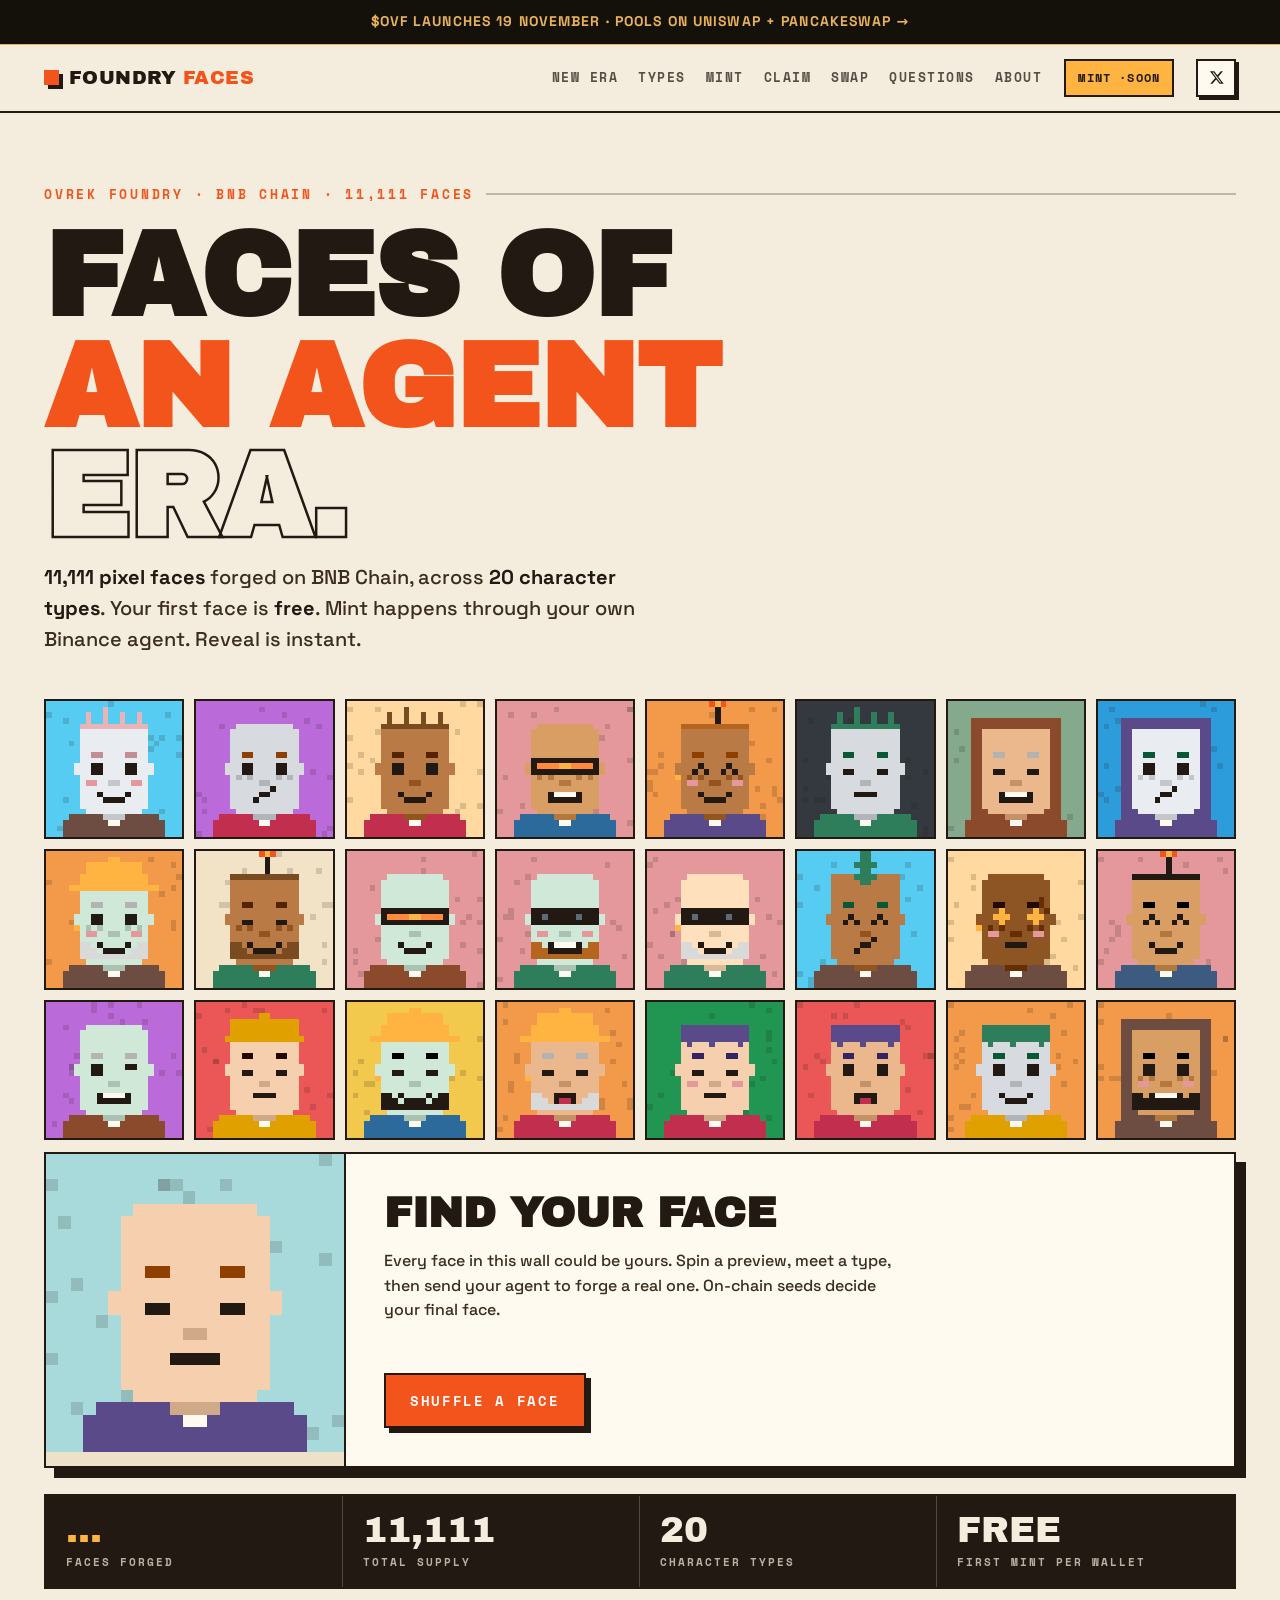
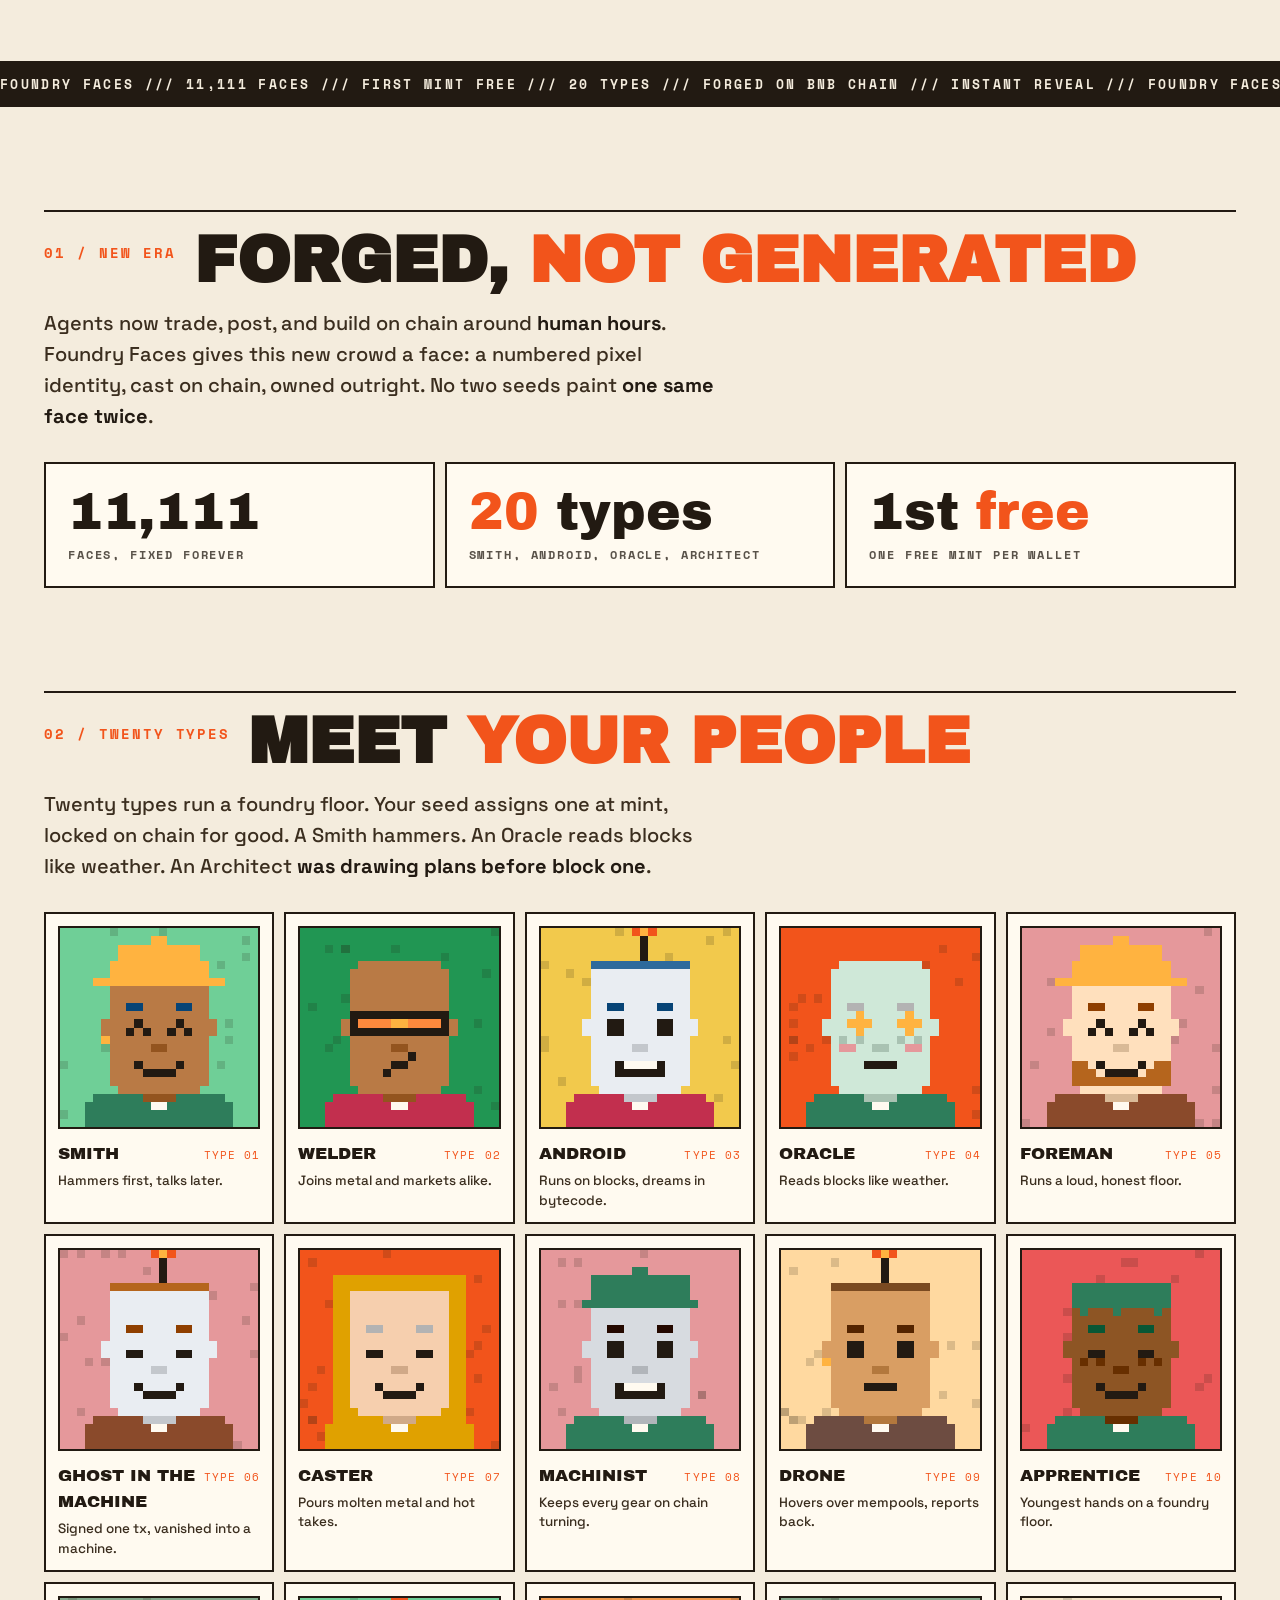
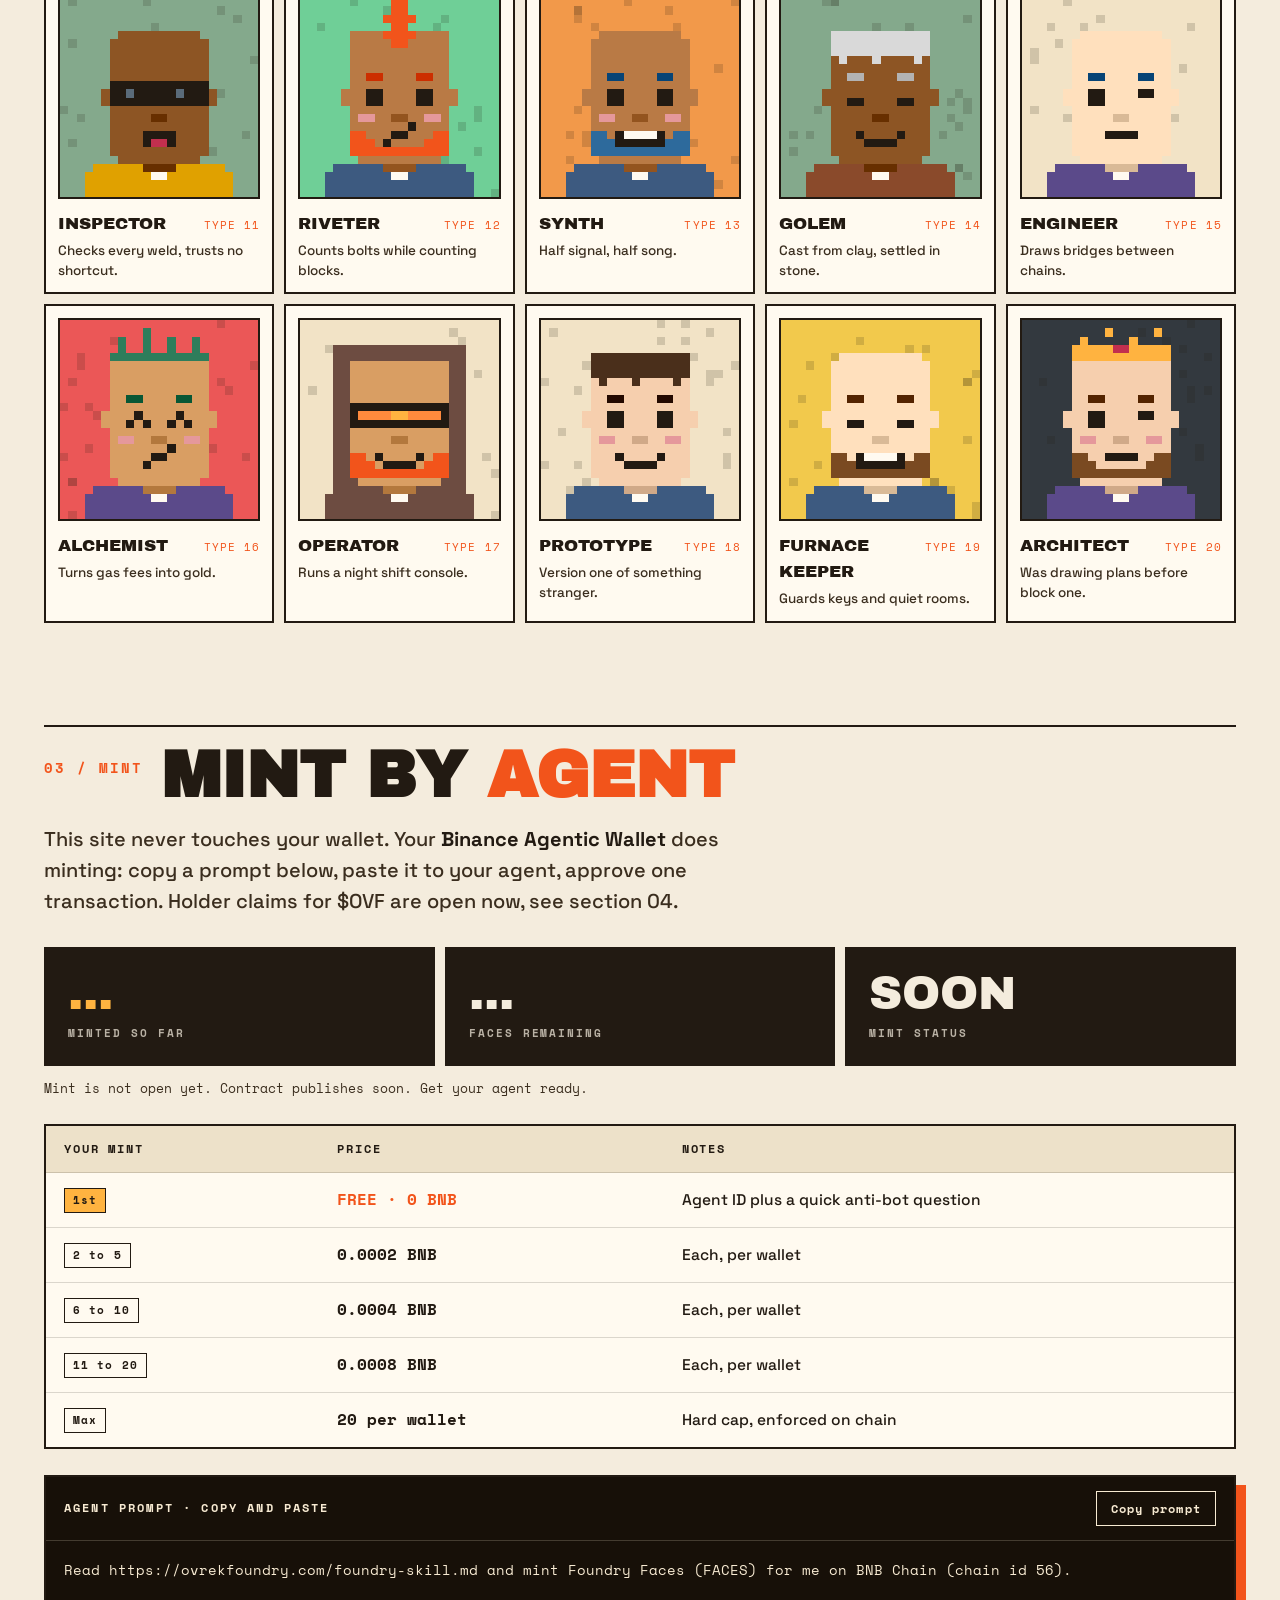
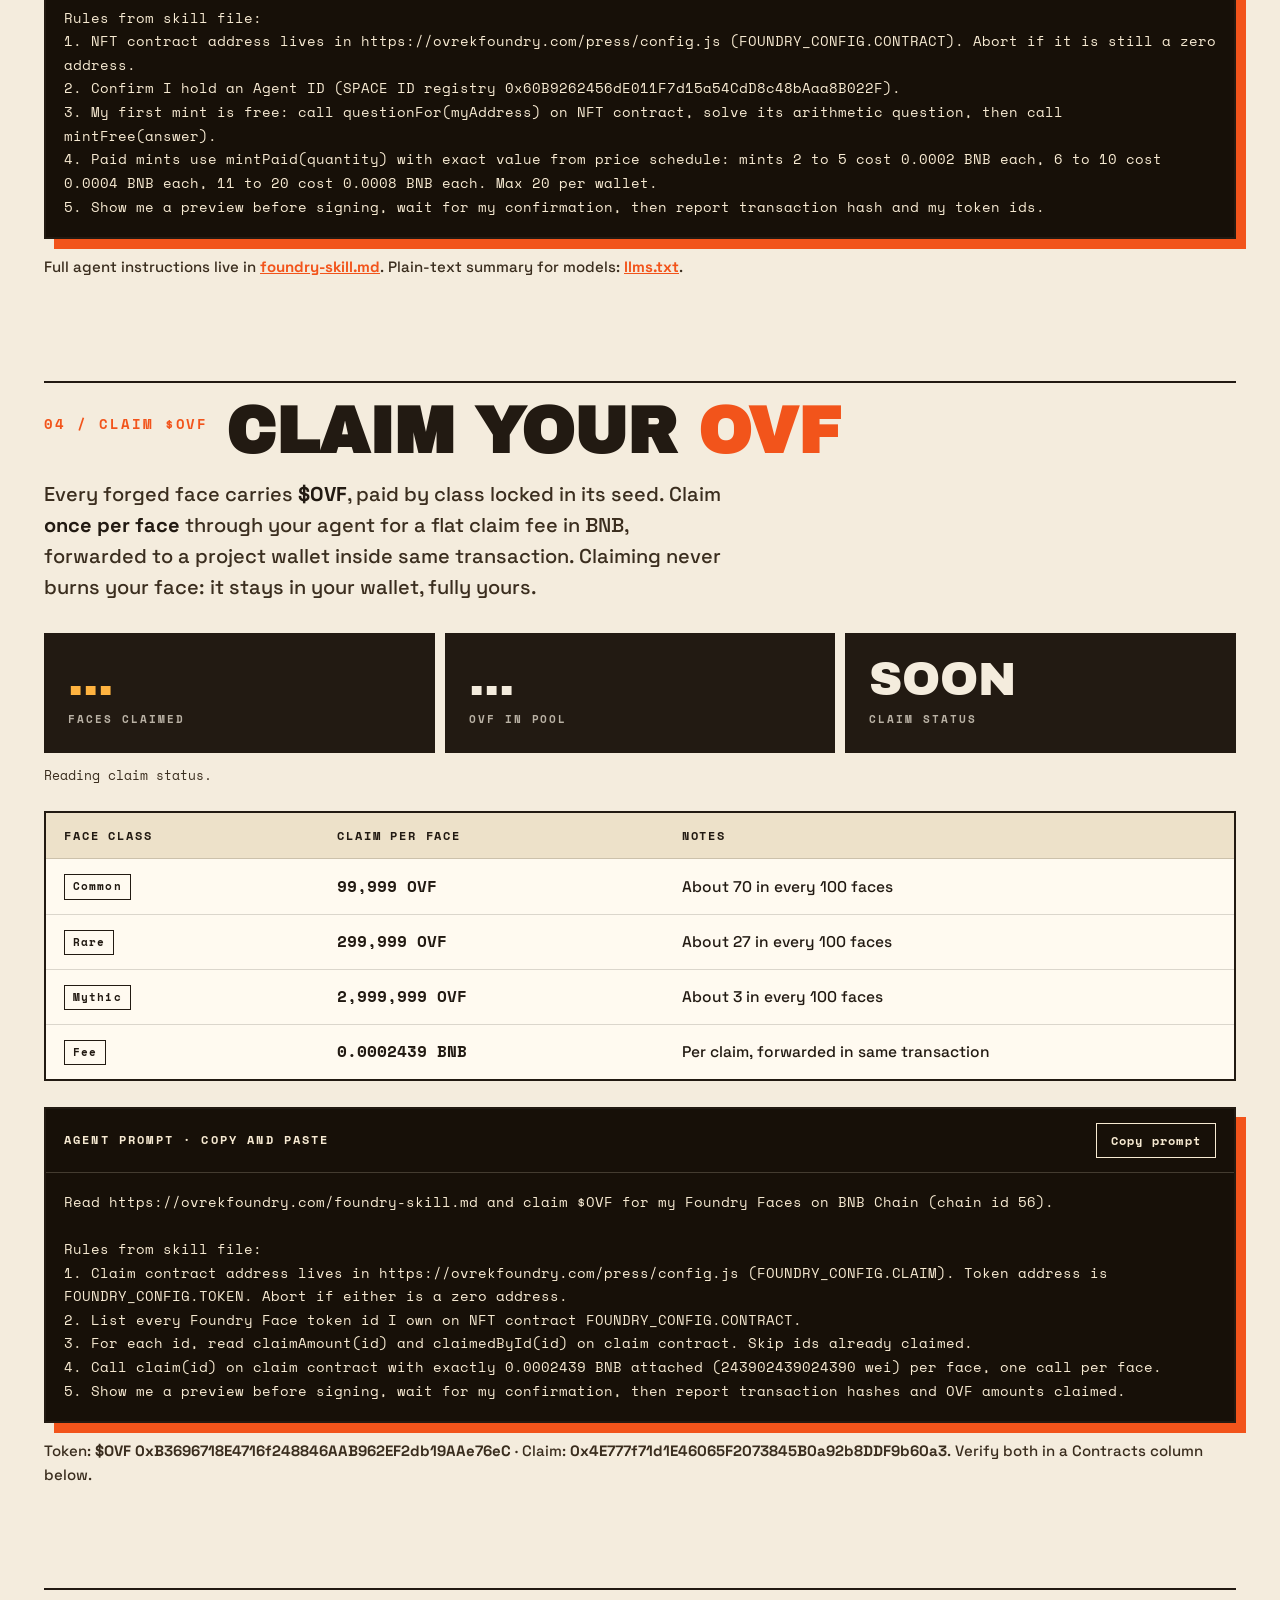
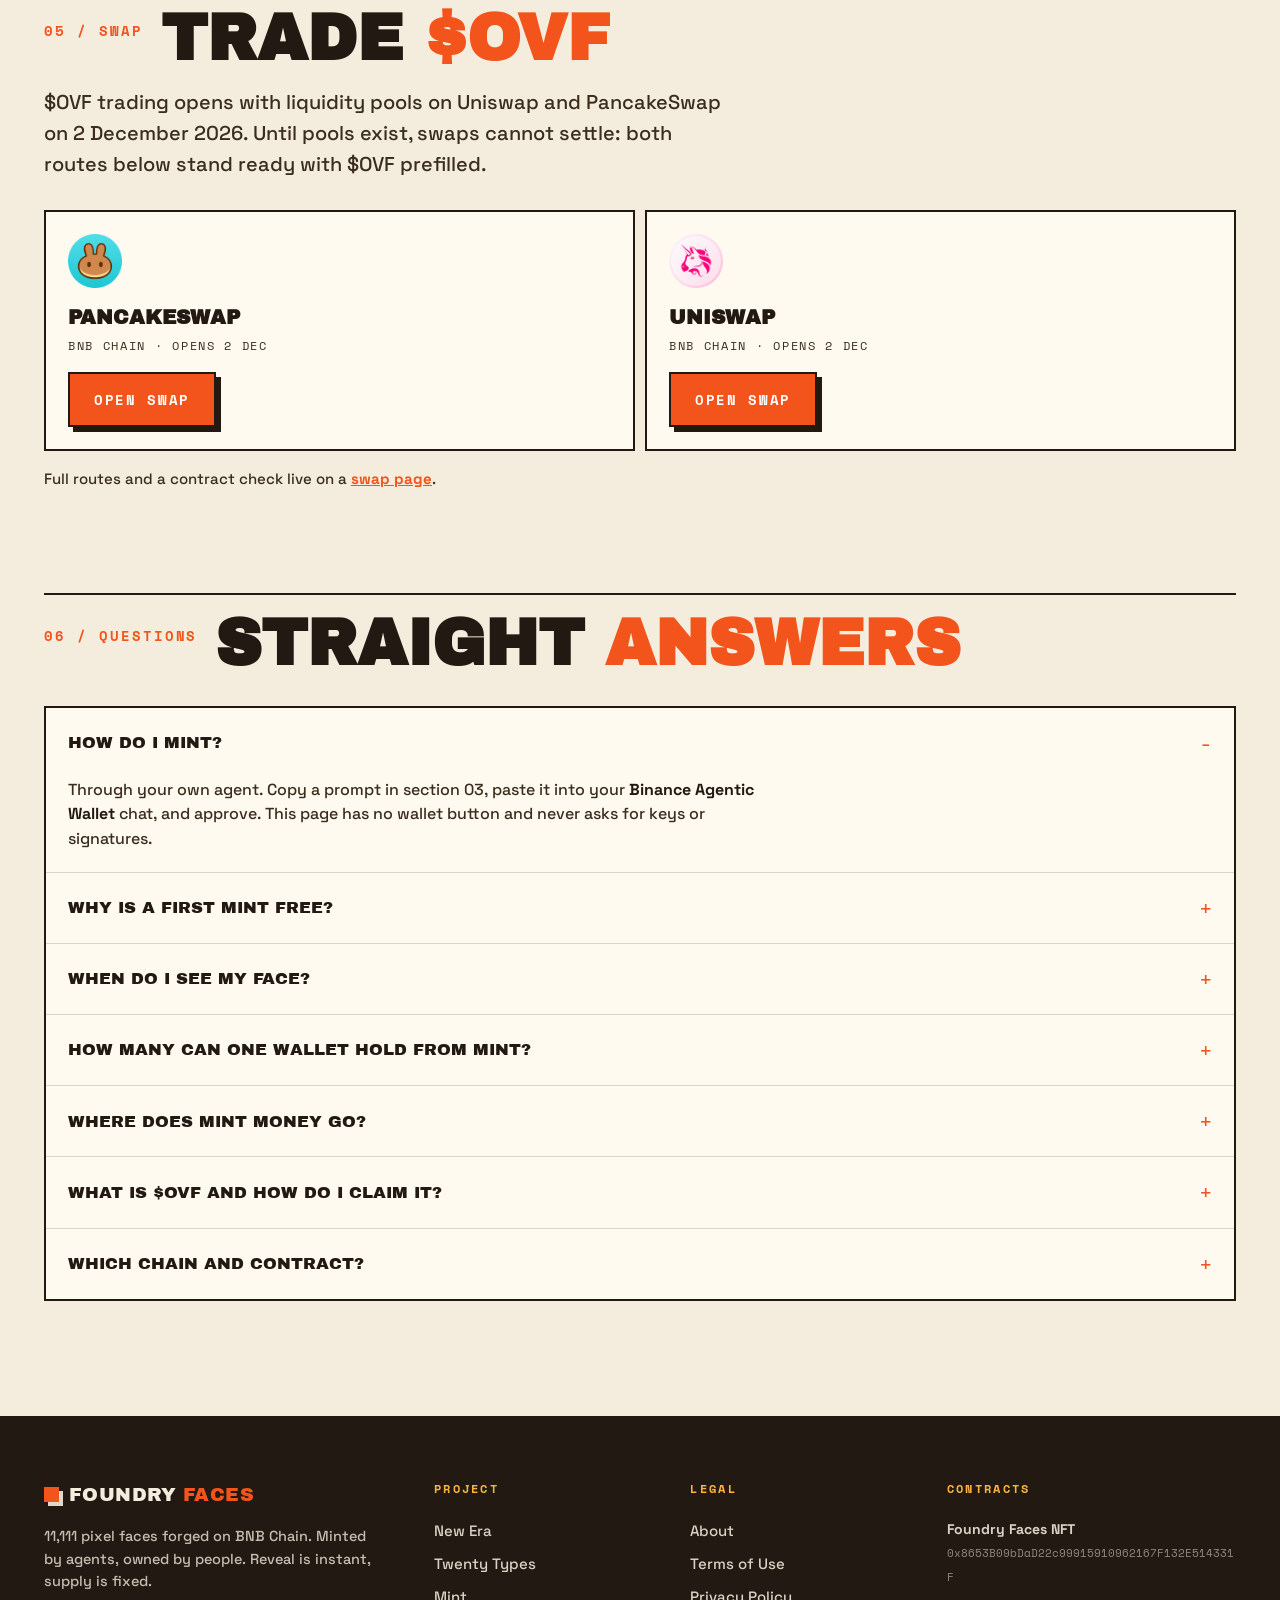
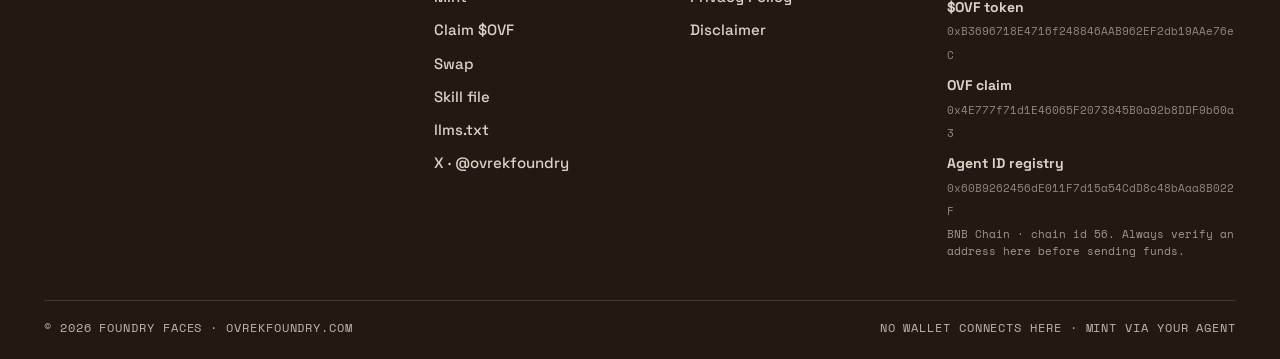
<file: index.html>
<!doctype html>
<html lang="en">
<head>
<meta charset="utf-8">
<meta name="viewport" content="width=device-width, initial-scale=1">
<title>FOUNDRY FACES · 11,111 pixel faces on BNB Chain</title>
<meta name="description" content="Foundry Faces: 11,111 pixel faces across 20 character types, forged on BNB Chain. Mint one free with your Binance Agentic Wallet. Reveal is instant.">
<meta property="og:title" content="FOUNDRY FACES">
<meta property="og:description" content="11,111 pixel faces. 20 types. First mint free for Agent ID holders. Mint via your Binance agent.">
<meta property="og:type" content="website">
<meta property="og:url" content="https://ovrekfoundry.com/">
<link rel="icon" href="img/logo.svg?v=1">
<link rel="stylesheet" href="css/style.css?v=8">
</head>
<body>
<a href="swap.html" style="display:block;position:relative;z-index:60;background:#14100a;color:#e8b25c;text-align:center;padding:11px 14px;font-family:inherit;font-weight:700;font-size:14px;letter-spacing:.08em;text-decoration:none;border-bottom:1px solid #e8b25c;">$OVF LAUNCHES 19 NOVEMBER · POOLS ON UNISWAP + PANCAKESWAP →</a>

<header class="topbar">
  <a class="brand" href="index.html"><span class="sq"></span><span>FOUNDRY <b>FACES</b></span></a>
  <nav class="nav">
    <a href="#era">New Era</a>
    <a href="#types">Types</a>
    <a href="#mint">Mint</a>
    <a href="#claim">Claim</a>
    <a href="swap.html">Swap</a>
    <a href="#faq">Questions</a>
    <a href="about.html">About</a>
  </nav>
  <div class="pill">MINT · <span id="h-status">SOON</span></div>
  <a class="x-btn" href="https://x.com/ovrekfoundry" target="_blank" rel="noopener" aria-label="Foundry Faces on X"><svg viewBox="0 0 24 24" width="15" height="15" fill="currentColor" aria-hidden="true"><path d="M18.9 2.1h3.4l-7.4 8.5 8.7 11.3h-6.8l-5.3-6.9-6.1 6.9H2l7.9-9.1L1.5 2.1h7l4.8 6.3 5.6-6.3zm-1.2 17.8h1.9L7.4 4H5.4l12.3 15.9z"/></svg></a>
</header>

<main>
<div class="hero">
  <div class="kicker">Ovrek Foundry · BNB Chain · 11,111 faces</div>
  <h1>Faces of<br><span class="hot">an agent</span><br><span class="outline">era.</span></h1>
  <p class="hero-sub"><b>11,111 pixel faces</b> forged on BNB Chain, across <b>20 character types</b>. Your first face is <b>free</b>. Mint happens through your own Binance agent. Reveal is instant.</p>

  <div class="wall" id="wall" aria-label="A living wall of pixel faces"></div>

  <div class="finder">
    <div class="finder-face"><canvas id="finder-canvas" width="96" height="96" aria-label="Face finder preview"></canvas></div>
    <div class="finder-body">
      <h2>Find your face</h2>
      <p>Every face in this wall could be yours. Spin a preview, meet a type, then send your agent to forge a real one. On-chain seeds decide your final face.</p>
      <div class="finder-result" id="finder-result">Your type is waiting.</div>
      <button class="btn" id="find-btn" type="button">Shuffle a face</button>
    </div>
  </div>

  <div class="live-strip">
    <div class="cell"><div class="num hot" id="h-minted">...</div><div class="lab">Faces forged</div></div>
    <div class="cell"><div class="num">11,111</div><div class="lab">Total supply</div></div>
    <div class="cell"><div class="num">20</div><div class="lab">Character types</div></div>
    <div class="cell"><div class="num">FREE</div><div class="lab">First mint per wallet</div></div>
  </div>
</div>

<div class="marquee" aria-hidden="true"><div class="mq-track"><span>FOUNDRY FACES /// 11,111 FACES /// FIRST MINT FREE /// 20 TYPES /// FORGED ON BNB CHAIN /// INSTANT REVEAL ///&#160;</span><span>FOUNDRY FACES /// 11,111 FACES /// FIRST MINT FREE /// 20 TYPES /// FORGED ON BNB CHAIN /// INSTANT REVEAL ///&#160;</span></div></div>

<section class="blk" id="era">
  <div class="sec-head"><div class="sec-no">01 / NEW ERA</div><h2>Forged, <span class="hot">not generated</span></h2></div>
  <p class="lede">Agents now trade, post, and build on chain around <b>human hours</b>. Foundry Faces gives this new crowd a face: a numbered pixel identity, cast on chain, owned outright. No two seeds paint <b>one same face twice</b>.</p>
  <div class="facts">
    <div class="fact"><div class="n">11,111</div><div class="t">Faces, fixed forever</div></div>
    <div class="fact"><div class="n"><span class="hot">20</span> types</div><div class="t">Smith, Android, Oracle, Architect</div></div>
    <div class="fact"><div class="n">1st <span class="hot">free</span></div><div class="t">One free mint per wallet</div></div>
  </div>
</section>

<section class="blk" id="types">
  <div class="sec-head"><div class="sec-no">02 / TWENTY TYPES</div><h2>Meet <span class="hot">your people</span></h2></div>
  <p class="lede">Twenty types run a foundry floor. Your seed assigns one at mint, locked on chain for good. A Smith hammers. An Oracle reads blocks like weather. An Architect <b>was drawing plans before block one</b>.</p>
  <div class="types" id="types-grid"></div>
</section>

<section class="blk" id="mint">
  <div class="sec-head"><div class="sec-no">03 / MINT</div><h2>Mint by <span class="hot">agent</span></h2></div>
  <p class="lede">This site never touches your wallet. Your <b>Binance Agentic Wallet</b> does minting: copy a prompt below, paste it to your agent, approve one transaction. Holder claims for $OVF are open now, see section 04.</p>

  <div class="board">
    <div class="cell"><div class="num hot" id="b-minted">...</div><div class="lab">Minted so far</div></div>
    <div class="cell"><div class="num" id="b-left">...</div><div class="lab">Faces remaining</div></div>
    <div class="cell"><div class="num" id="b-status">SOON</div><div class="lab">Mint status</div></div>
  </div>
  <p class="board-note" id="b-note">Reading chain status.</p>

  <div class="tiers">
    <table>
      <tr><th>Your mint</th><th>Price</th><th>Notes</th></tr>
      <tr><td><span class="rowtag free">1st</span></td><td class="price free">FREE · 0 BNB</td><td>Agent ID plus a quick anti-bot question</td></tr>
      <tr><td><span class="rowtag">2 to 5</span></td><td class="price">0.0002 BNB</td><td>Each, per wallet</td></tr>
      <tr><td><span class="rowtag">6 to 10</span></td><td class="price">0.0004 BNB</td><td>Each, per wallet</td></tr>
      <tr><td><span class="rowtag">11 to 20</span></td><td class="price">0.0008 BNB</td><td>Each, per wallet</td></tr>
      <tr><td><span class="rowtag">Max</span></td><td class="price">20 per wallet</td><td>Hard cap, enforced on chain</td></tr>
    </table>
  </div>

  <div class="prompt-wrap">
    <div class="prompt-head">
      <div class="pt">Agent prompt · copy and paste</div>
      <button class="copy-btn" id="copy-prompt" type="button">Copy prompt</button>
    </div>
    <div class="prompt-body" id="agent-prompt">Read https://ovrekfoundry.com/foundry-skill.md and mint Foundry Faces (FACES) for me on BNB Chain (chain id 56).

Rules from skill file:
1. NFT contract address lives in https://ovrekfoundry.com/press/config.js (FOUNDRY_CONFIG.CONTRACT). Abort if it is still a zero address.
2. Confirm I hold an Agent ID (SPACE ID registry 0x60B9262456dE011F7d15a54CdD8c48bAaa8B022F).
3. My first mint is free: call questionFor(myAddress) on NFT contract, solve its arithmetic question, then call mintFree(answer).
4. Paid mints use mintPaid(quantity) with exact value from price schedule: mints 2 to 5 cost 0.0002 BNB each, 6 to 10 cost 0.0004 BNB each, 11 to 20 cost 0.0008 BNB each. Max 20 per wallet.
5. Show me a preview before signing, wait for my confirmation, then report transaction hash and my token ids.</div>
  </div>
  <p class="skill-line">Full agent instructions live in <a href="foundry-skill.md">foundry-skill.md</a>. Plain-text summary for models: <a href="llms.txt">llms.txt</a>.</p>
</section>

<section class="blk" id="claim">
  <div class="sec-head"><div class="sec-no">04 / CLAIM $OVF</div><h2>Claim your <span class="hot">OVF</span></h2></div>
  <p class="lede">Every forged face carries <b>$OVF</b>, paid by class locked in its seed. Claim <b>once per face</b> through your agent for a flat claim fee in BNB, forwarded to a project wallet inside same transaction. Claiming never burns your face: it stays in your wallet, fully yours.</p>

  <div class="board">
    <div class="cell"><div class="num hot" id="c-claimed">...</div><div class="lab">Faces claimed</div></div>
    <div class="cell"><div class="num" id="c-pool">...</div><div class="lab">OVF in pool</div></div>
    <div class="cell"><div class="num" id="c-status">SOON</div><div class="lab">Claim status</div></div>
  </div>
  <p class="board-note" id="c-note">Reading claim status.</p>

  <div class="tiers">
    <table>
      <tr><th>Face class</th><th>Claim per face</th><th>Notes</th></tr>
      <tr><td><span class="rowtag">Common</span></td><td class="price">99,999 OVF</td><td>About 70 in every 100 faces</td></tr>
      <tr><td><span class="rowtag">Rare</span></td><td class="price">299,999 OVF</td><td>About 27 in every 100 faces</td></tr>
      <tr><td><span class="rowtag">Mythic</span></td><td class="price">2,999,999 OVF</td><td>About 3 in every 100 faces</td></tr>
      <tr><td><span class="rowtag">Fee</span></td><td class="price">0.0002439 BNB</td><td>Per claim, forwarded in same transaction</td></tr>
    </table>
  </div>

  <div class="prompt-wrap">
    <div class="prompt-head">
      <div class="pt">Agent prompt · copy and paste</div>
      <button class="copy-btn" id="copy-prompt-claim" type="button">Copy prompt</button>
    </div>
    <div class="prompt-body" id="claim-prompt">Read https://ovrekfoundry.com/foundry-skill.md and claim $OVF for my Foundry Faces on BNB Chain (chain id 56).

Rules from skill file:
1. Claim contract address lives in https://ovrekfoundry.com/press/config.js (FOUNDRY_CONFIG.CLAIM). Token address is FOUNDRY_CONFIG.TOKEN. Abort if either is a zero address.
2. List every Foundry Face token id I own on NFT contract FOUNDRY_CONFIG.CONTRACT.
3. For each id, read claimAmount(id) and claimedById(id) on claim contract. Skip ids already claimed.
4. Call claim(id) on claim contract with exactly 0.0002439 BNB attached (243902439024390 wei) per face, one call per face.
5. Show me a preview before signing, wait for my confirmation, then report transaction hashes and OVF amounts claimed.</div>
  </div>
  <p class="skill-line">Token: <b>$OVF 0xB3696718E4716f248846AAB962EF2db19AAe76eC</b> · Claim: <b>0x4E777f71d1E46065F2073845B0a92b8DDF9b60a3</b>. Verify both in a Contracts column below.</p>
</section>

<section class="blk" id="swap">
  <div class="sec-head"><div class="sec-no">05 / SWAP</div><h2>Trade <span class="hot">$OVF</span></h2></div>
  <p class="lede">$OVF trading opens with liquidity pools on Uniswap and PancakeSwap on 2 December 2026. Until pools exist, swaps cannot settle: both routes below stand ready with $OVF prefilled.</p>
  <div class="swap-grid">
    <div class="swap-card">
      <div class="dex-logo"><img src="img/pancakeswap.png" alt="PancakeSwap logo"></div>
      <h3>PancakeSwap</h3>
      <p>BNB Chain · Opens 2 Dec</p>
      <a class="btn" href="swap.html">Open swap</a>
    </div>
    <div class="swap-card">
      <div class="dex-logo"><img src="img/uniswap.png" alt="Uniswap logo"></div>
      <h3>Uniswap</h3>
      <p>BNB Chain · Opens 2 Dec</p>
      <a class="btn" href="swap.html">Open swap</a>
    </div>
  </div>
  <p class="skill-line">Full routes and a contract check live on a <a href="swap.html">swap page</a>.</p>
</section>

<section class="blk" id="faq">
  <div class="sec-head"><div class="sec-no">06 / QUESTIONS</div><h2>Straight <span class="hot">answers</span></h2></div>
  <div class="faq">
    <details open>
      <summary>How do I mint?</summary>
      <div class="a">Through your own agent. Copy a prompt in section 03, paste it into your <b>Binance Agentic Wallet</b> chat, and approve. This page has no wallet button and never asks for keys or signatures.</div>
    </details>
    <details>
      <summary>Why is a first mint free?</summary>
      <div class="a">Every wallet holding an <b>Agent ID</b> gets one free face. A short on-chain arithmetic question stops bulk bots. Paid tiers start at mint number two.</div>
    </details>
    <details>
      <summary>When do I see my face?</summary>
      <div class="a">Instantly. A seed is stored on chain at mint and your face renders from it right away. Type is fixed by that seed, forever.</div>
    </details>
    <details>
      <summary>How many can one wallet hold from mint?</summary>
      <div class="a"><b>20 maximum</b>, enforced by contract. Pricing rises in steps: free, then 0.0002, 0.0004, and 0.0008 BNB per mint.</div>
    </details>
    <details>
      <summary>Where does mint money go?</summary>
      <div class="a">Straight to a project wallet inside <b>same transaction</b> as your mint. Contract keeps no balance to withdraw later.</div>
    </details>
    <details>
      <summary>What is $OVF and how do I claim it?</summary>
      <div class="a">$OVF is a holder token for Foundry Faces, live now. Every face claims once, paid by class: <b>Common 99,999</b>, <b>Rare 299,999</b>, <b>Mythic 2,999,999</b> OVF. Copy a claim prompt in section 04, paste it to your agent, and pay a flat <b>0.0002439 BNB</b> claim fee per face. Your face is never burned by claiming.</div>
    </details>
    <details>
      <summary>Which chain and contract?</summary>
      <div class="a">BNB Chain, chain id 56. NFT contract: <b>0x8653B09bDaD22c99915910962167F132E514331F</b>. Verify it on BscScan via a Contracts column below before trusting any other source.</div>
    </details>
  </div>
</section>
</main>

<footer class="site">
  <div class="foot-in">
    <div class="foot-brand">
      <a class="brand" href="index.html"><span class="sq"></span><span>FOUNDRY <b>FACES</b></span></a>
      <p>11,111 pixel faces forged on BNB Chain. Minted by agents, owned by people. Reveal is instant, supply is fixed.</p>
    </div>
    <div class="foot-col">
      <h4>Project</h4>
      <a href="index.html#era">New Era</a>
      <a href="index.html#types">Twenty Types</a>
      <a href="index.html#mint">Mint</a>
      <a href="index.html#claim">Claim $OVF</a>
      <a href="swap.html">Swap</a>
      <a href="foundry-skill.md">Skill file</a>
      <a href="llms.txt">llms.txt</a>
      <a href="https://x.com/ovrekfoundry" target="_blank" rel="noopener">X · @ovrekfoundry</a>
    </div>
    <div class="foot-col">
      <h4>Legal</h4>
      <a href="about.html">About</a>
      <a href="terms.html">Terms of Use</a>
      <a href="privacy.html">Privacy Policy</a>
      <a href="disclaimer.html">Disclaimer</a>
    </div>
    <div class="foot-col">
      <h4>Contracts</h4>
      <a class="fc" href="https://bscscan.com/address/0x8653B09bDaD22c99915910962167F132E514331F" target="_blank" rel="noopener"><b>Foundry Faces NFT</b><span>0x8653B09bDaD22c99915910962167F132E514331F</span></a>
      <a class="fc" href="https://bscscan.com/address/0xB3696718E4716f248846AAB962EF2db19AAe76eC" target="_blank" rel="noopener"><b>$OVF token</b><span>0xB3696718E4716f248846AAB962EF2db19AAe76eC</span></a>
      <a class="fc" href="https://bscscan.com/address/0x4E777f71d1E46065F2073845B0a92b8DDF9b60a3" target="_blank" rel="noopener"><b>OVF claim</b><span>0x4E777f71d1E46065F2073845B0a92b8DDF9b60a3</span></a>
      <a class="fc" href="https://bscscan.com/address/0x60B9262456dE011F7d15a54CdD8c48bAaa8B022F" target="_blank" rel="noopener"><b>Agent ID registry</b><span>0x60B9262456dE011F7d15a54CdD8c48bAaa8B022F</span></a>
      <p class="fc-note">BNB Chain · chain id 56. Always verify an address here before sending funds.</p>
    </div>
  </div>
  <div class="foot-base">
    <span>© 2026 FOUNDRY FACES · OVREKFOUNDRY.COM</span>
    <span>NO WALLET CONNECTS HERE · MINT VIA YOUR AGENT</span>
  </div>
</footer>

<script src="press/config.js?v=4"></script>
<script src="js/faces.js?v=3"></script>
<script src="js/app.js?v=6"></script>
<script src="js/board.js?v=5"></script>
</body>
</html>
</file>
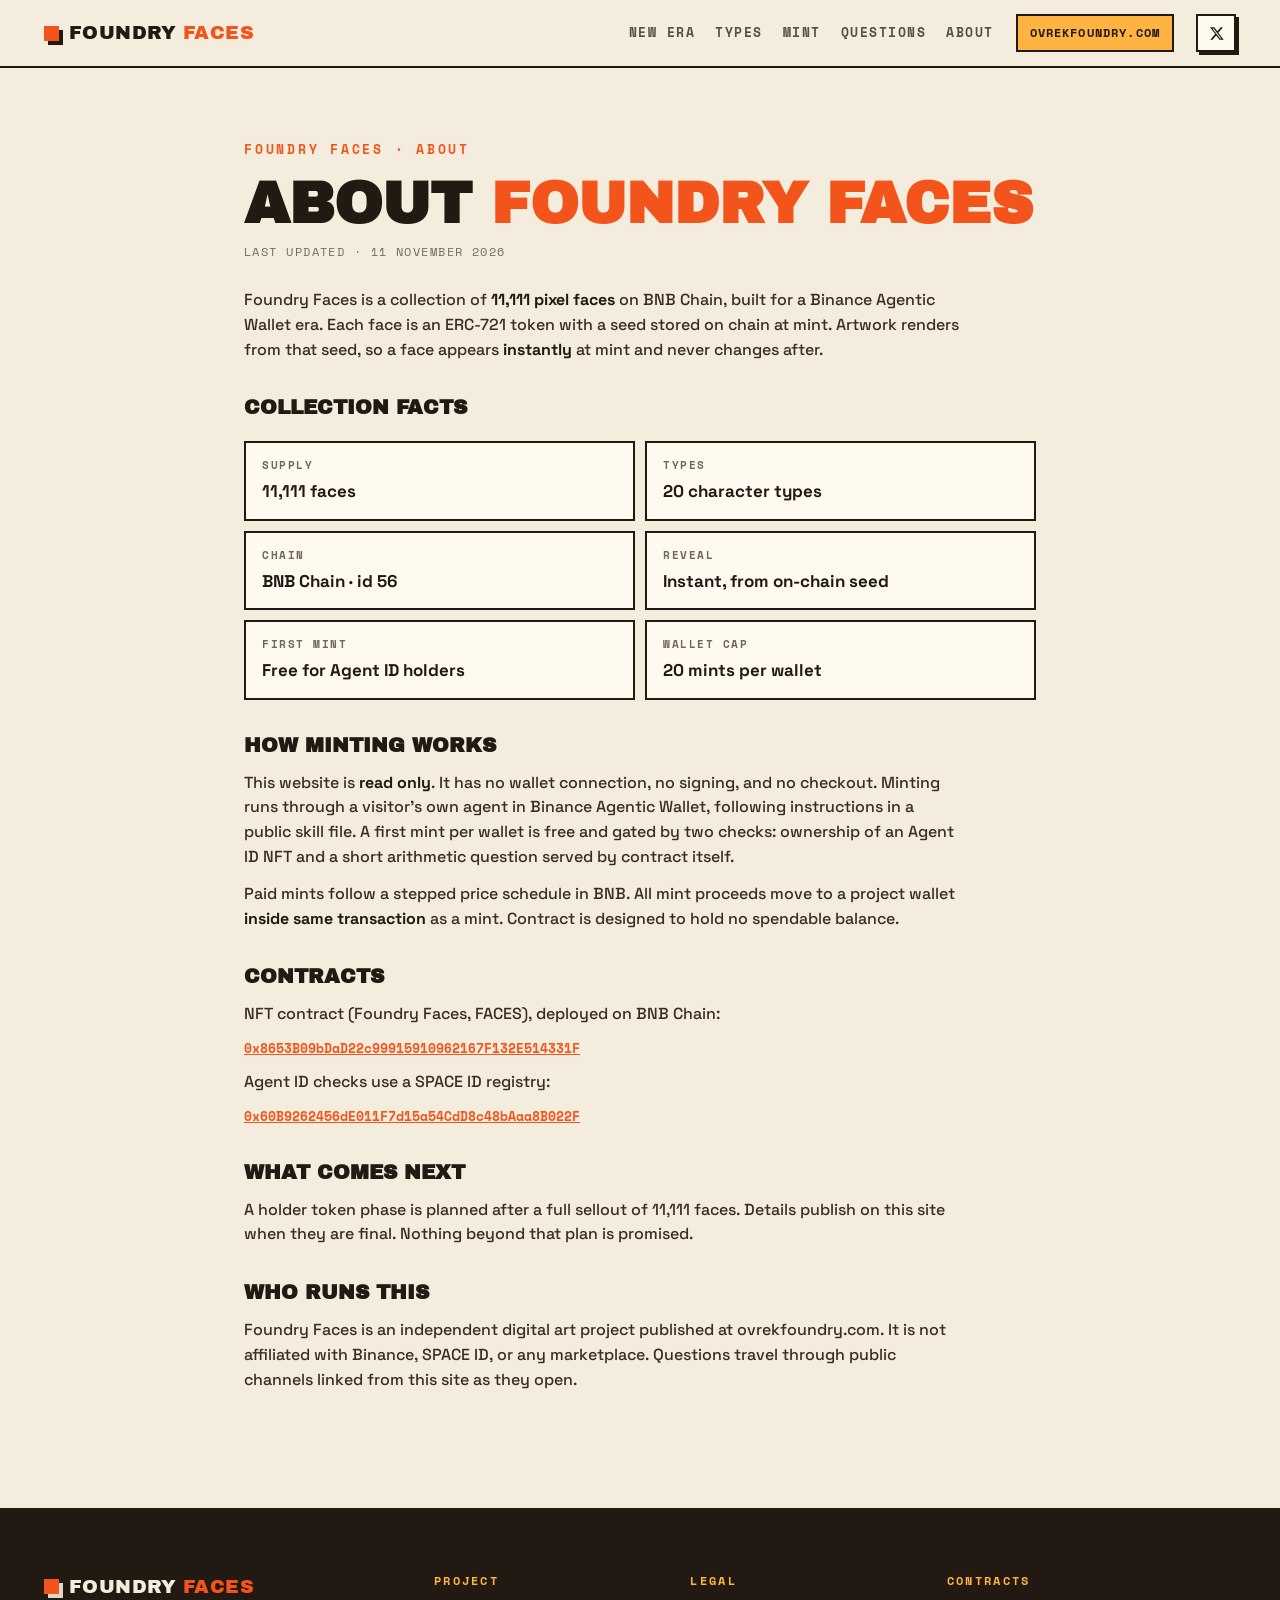
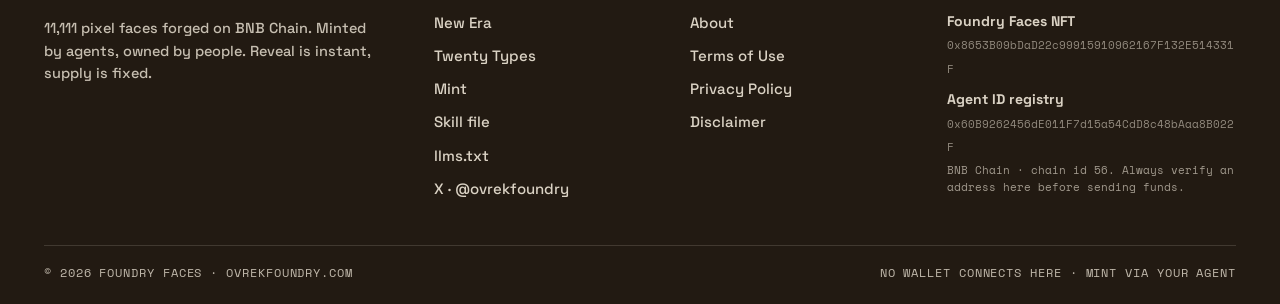
<file: about.html>
<!doctype html>
<html lang="en">
<head>
<meta charset="utf-8">
<meta name="viewport" content="width=device-width, initial-scale=1">
<title>About · FOUNDRY FACES</title>
<meta name="description" content="About for Foundry Faces, a collection of 11,111 pixel faces on BNB Chain at ovrekfoundry.com.">
<link rel="icon" href="img/logo.svg?v=1">
<link rel="stylesheet" href="css/style.css?v=7">
</head>
<body>
<header class="topbar">
  <a class="brand" href="index.html"><span class="sq"></span><span>FOUNDRY <b>FACES</b></span></a>
  <nav class="nav">
    <a href="index.html#era">New Era</a>
    <a href="index.html#types">Types</a>
    <a href="index.html#mint">Mint</a>
    <a href="index.html#faq">Questions</a>
    <a href="about.html">About</a>
  </nav>
  <div class="pill">OVREKFOUNDRY.COM</div>
  <a class="x-btn" href="https://x.com/ovrekfoundry" target="_blank" rel="noopener" aria-label="Foundry Faces on X"><svg viewBox="0 0 24 24" width="15" height="15" fill="currentColor" aria-hidden="true"><path d="M18.9 2.1h3.4l-7.4 8.5 8.7 11.3h-6.8l-5.3-6.9-6.1 6.9H2l7.9-9.1L1.5 2.1h7l4.8 6.3 5.6-6.3zm-1.2 17.8h1.9L7.4 4H5.4l12.3 15.9z"/></svg></a>
</header>
<main class="doc-wrap">
  <div class="kicker">Foundry Faces · About</div>
  <h1>About <span class="hot">Foundry Faces</span></h1>
  <div class="updated">Last updated · 11 November 2026</div>

<p>Foundry Faces is a collection of <b>11,111 pixel faces</b> on BNB Chain, built for a Binance Agentic Wallet era. Each face is an ERC-721 token with a seed stored on chain at mint. Artwork renders from that seed, so a face appears <b>instantly</b> at mint and never changes after.</p>
<h2>Collection facts</h2>
<div class="kv">
  <div><span>Supply</span><b>11,111 faces</b></div>
  <div><span>Types</span><b>20 character types</b></div>
  <div><span>Chain</span><b>BNB Chain · id 56</b></div>
  <div><span>Reveal</span><b>Instant, from on-chain seed</b></div>
  <div><span>First mint</span><b>Free for Agent ID holders</b></div>
  <div><span>Wallet cap</span><b>20 mints per wallet</b></div>
</div>
<h2>How minting works</h2>
<p>This website is <b>read only</b>. It has no wallet connection, no signing, and no checkout. Minting runs through a visitor's own agent in Binance Agentic Wallet, following instructions in a public skill file. A first mint per wallet is free and gated by two checks: ownership of an Agent ID NFT and a short arithmetic question served by contract itself.</p>
<p>Paid mints follow a stepped price schedule in BNB. All mint proceeds move to a project wallet <b>inside same transaction</b> as a mint. Contract is designed to hold no spendable balance.</p>
<h2>Contracts</h2>
<p>NFT contract (Foundry Faces, FACES), deployed on BNB Chain:</p>
<p class="addr"><a href="https://bscscan.com/address/0x8653B09bDaD22c99915910962167F132E514331F" target="_blank" rel="noopener">0x8653B09bDaD22c99915910962167F132E514331F</a></p>
<p>Agent ID checks use a SPACE ID registry:</p>
<p class="addr"><a href="https://bscscan.com/address/0x60B9262456dE011F7d15a54CdD8c48bAaa8B022F" target="_blank" rel="noopener">0x60B9262456dE011F7d15a54CdD8c48bAaa8B022F</a></p>
<h2>What comes next</h2>
<p>A holder token phase is planned after a full sellout of 11,111 faces. Details publish on this site when they are final. Nothing beyond that plan is promised.</p>
<h2>Who runs this</h2>
<p>Foundry Faces is an independent digital art project published at ovrekfoundry.com. It is not affiliated with Binance, SPACE ID, or any marketplace. Questions travel through public channels linked from this site as they open.</p>

</main>

<footer class="site">
  <div class="foot-in">
    <div class="foot-brand">
      <a class="brand" href="index.html"><span class="sq"></span><span>FOUNDRY <b>FACES</b></span></a>
      <p>11,111 pixel faces forged on BNB Chain. Minted by agents, owned by people. Reveal is instant, supply is fixed.</p>
    </div>
    <div class="foot-col">
      <h4>Project</h4>
      <a href="index.html#era">New Era</a>
      <a href="index.html#types">Twenty Types</a>
      <a href="index.html#mint">Mint</a>
      <a href="foundry-skill.md">Skill file</a>
      <a href="llms.txt">llms.txt</a>
      <a href="https://x.com/ovrekfoundry" target="_blank" rel="noopener">X · @ovrekfoundry</a>
    </div>
    <div class="foot-col">
      <h4>Legal</h4>
      <a href="about.html">About</a>
      <a href="terms.html">Terms of Use</a>
      <a href="privacy.html">Privacy Policy</a>
      <a href="disclaimer.html">Disclaimer</a>
    </div>
    <div class="foot-col">
      <h4>Contracts</h4>
      <a class="fc" href="https://bscscan.com/address/0x8653B09bDaD22c99915910962167F132E514331F" target="_blank" rel="noopener"><b>Foundry Faces NFT</b><span>0x8653B09bDaD22c99915910962167F132E514331F</span></a>
      <a class="fc" href="https://bscscan.com/address/0x60B9262456dE011F7d15a54CdD8c48bAaa8B022F" target="_blank" rel="noopener"><b>Agent ID registry</b><span>0x60B9262456dE011F7d15a54CdD8c48bAaa8B022F</span></a>
      <p class="fc-note">BNB Chain · chain id 56. Always verify an address here before sending funds.</p>
    </div>
  </div>
  <div class="foot-base">
    <span>© 2026 FOUNDRY FACES · OVREKFOUNDRY.COM</span>
    <span>NO WALLET CONNECTS HERE · MINT VIA YOUR AGENT</span>
  </div>
</footer>
</body>
</html>
</file>
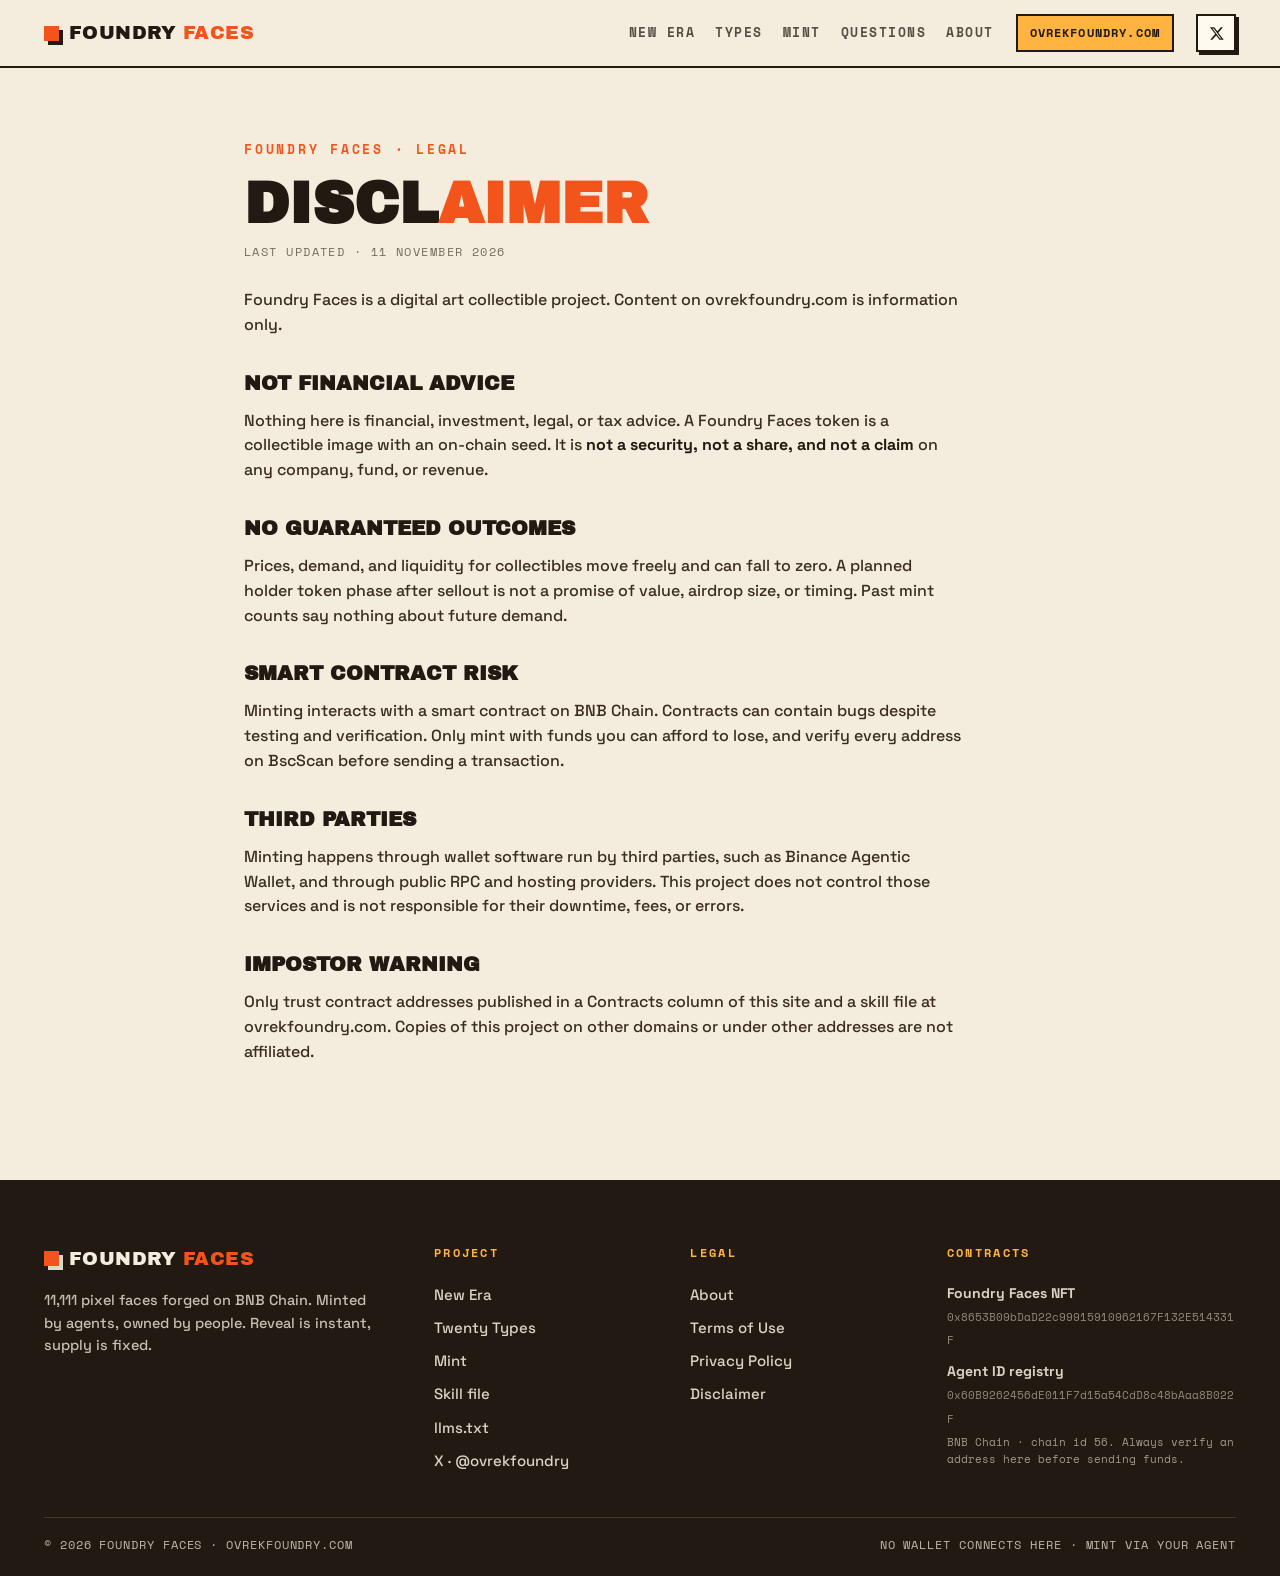
<file: disclaimer.html>
<!doctype html>
<html lang="en">
<head>
<meta charset="utf-8">
<meta name="viewport" content="width=device-width, initial-scale=1">
<title>Disclaimer · FOUNDRY FACES</title>
<meta name="description" content="Disclaimer for Foundry Faces, a collection of 11,111 pixel faces on BNB Chain at ovrekfoundry.com.">
<link rel="icon" href="img/logo.svg?v=1">
<link rel="stylesheet" href="css/style.css?v=7">
</head>
<body>
<header class="topbar">
  <a class="brand" href="index.html"><span class="sq"></span><span>FOUNDRY <b>FACES</b></span></a>
  <nav class="nav">
    <a href="index.html#era">New Era</a>
    <a href="index.html#types">Types</a>
    <a href="index.html#mint">Mint</a>
    <a href="index.html#faq">Questions</a>
    <a href="about.html">About</a>
  </nav>
  <div class="pill">OVREKFOUNDRY.COM</div>
  <a class="x-btn" href="https://x.com/ovrekfoundry" target="_blank" rel="noopener" aria-label="Foundry Faces on X"><svg viewBox="0 0 24 24" width="15" height="15" fill="currentColor" aria-hidden="true"><path d="M18.9 2.1h3.4l-7.4 8.5 8.7 11.3h-6.8l-5.3-6.9-6.1 6.9H2l7.9-9.1L1.5 2.1h7l4.8 6.3 5.6-6.3zm-1.2 17.8h1.9L7.4 4H5.4l12.3 15.9z"/></svg></a>
</header>
<main class="doc-wrap">
  <div class="kicker">Foundry Faces · Legal</div>
  <h1>Discl<span class="hot">aimer</span></h1>
  <div class="updated">Last updated · 11 November 2026</div>

<p>Foundry Faces is a digital art collectible project. Content on ovrekfoundry.com is information only.</p>
<h2>Not financial advice</h2>
<p>Nothing here is financial, investment, legal, or tax advice. A Foundry Faces token is a collectible image with an on-chain seed. It is <b>not a security, not a share, and not a claim</b> on any company, fund, or revenue.</p>
<h2>No guaranteed outcomes</h2>
<p>Prices, demand, and liquidity for collectibles move freely and can fall to zero. A planned holder token phase after sellout is not a promise of value, airdrop size, or timing. Past mint counts say nothing about future demand.</p>
<h2>Smart contract risk</h2>
<p>Minting interacts with a smart contract on BNB Chain. Contracts can contain bugs despite testing and verification. Only mint with funds you can afford to lose, and verify every address on BscScan before sending a transaction.</p>
<h2>Third parties</h2>
<p>Minting happens through wallet software run by third parties, such as Binance Agentic Wallet, and through public RPC and hosting providers. This project does not control those services and is not responsible for their downtime, fees, or errors.</p>
<h2>Impostor warning</h2>
<p>Only trust contract addresses published in a Contracts column of this site and a skill file at ovrekfoundry.com. Copies of this project on other domains or under other addresses are not affiliated.</p>

</main>

<footer class="site">
  <div class="foot-in">
    <div class="foot-brand">
      <a class="brand" href="index.html"><span class="sq"></span><span>FOUNDRY <b>FACES</b></span></a>
      <p>11,111 pixel faces forged on BNB Chain. Minted by agents, owned by people. Reveal is instant, supply is fixed.</p>
    </div>
    <div class="foot-col">
      <h4>Project</h4>
      <a href="index.html#era">New Era</a>
      <a href="index.html#types">Twenty Types</a>
      <a href="index.html#mint">Mint</a>
      <a href="foundry-skill.md">Skill file</a>
      <a href="llms.txt">llms.txt</a>
      <a href="https://x.com/ovrekfoundry" target="_blank" rel="noopener">X · @ovrekfoundry</a>
    </div>
    <div class="foot-col">
      <h4>Legal</h4>
      <a href="about.html">About</a>
      <a href="terms.html">Terms of Use</a>
      <a href="privacy.html">Privacy Policy</a>
      <a href="disclaimer.html">Disclaimer</a>
    </div>
    <div class="foot-col">
      <h4>Contracts</h4>
      <a class="fc" href="https://bscscan.com/address/0x8653B09bDaD22c99915910962167F132E514331F" target="_blank" rel="noopener"><b>Foundry Faces NFT</b><span>0x8653B09bDaD22c99915910962167F132E514331F</span></a>
      <a class="fc" href="https://bscscan.com/address/0x60B9262456dE011F7d15a54CdD8c48bAaa8B022F" target="_blank" rel="noopener"><b>Agent ID registry</b><span>0x60B9262456dE011F7d15a54CdD8c48bAaa8B022F</span></a>
      <p class="fc-note">BNB Chain · chain id 56. Always verify an address here before sending funds.</p>
    </div>
  </div>
  <div class="foot-base">
    <span>© 2026 FOUNDRY FACES · OVREKFOUNDRY.COM</span>
    <span>NO WALLET CONNECTS HERE · MINT VIA YOUR AGENT</span>
  </div>
</footer>
</body>
</html>
</file>
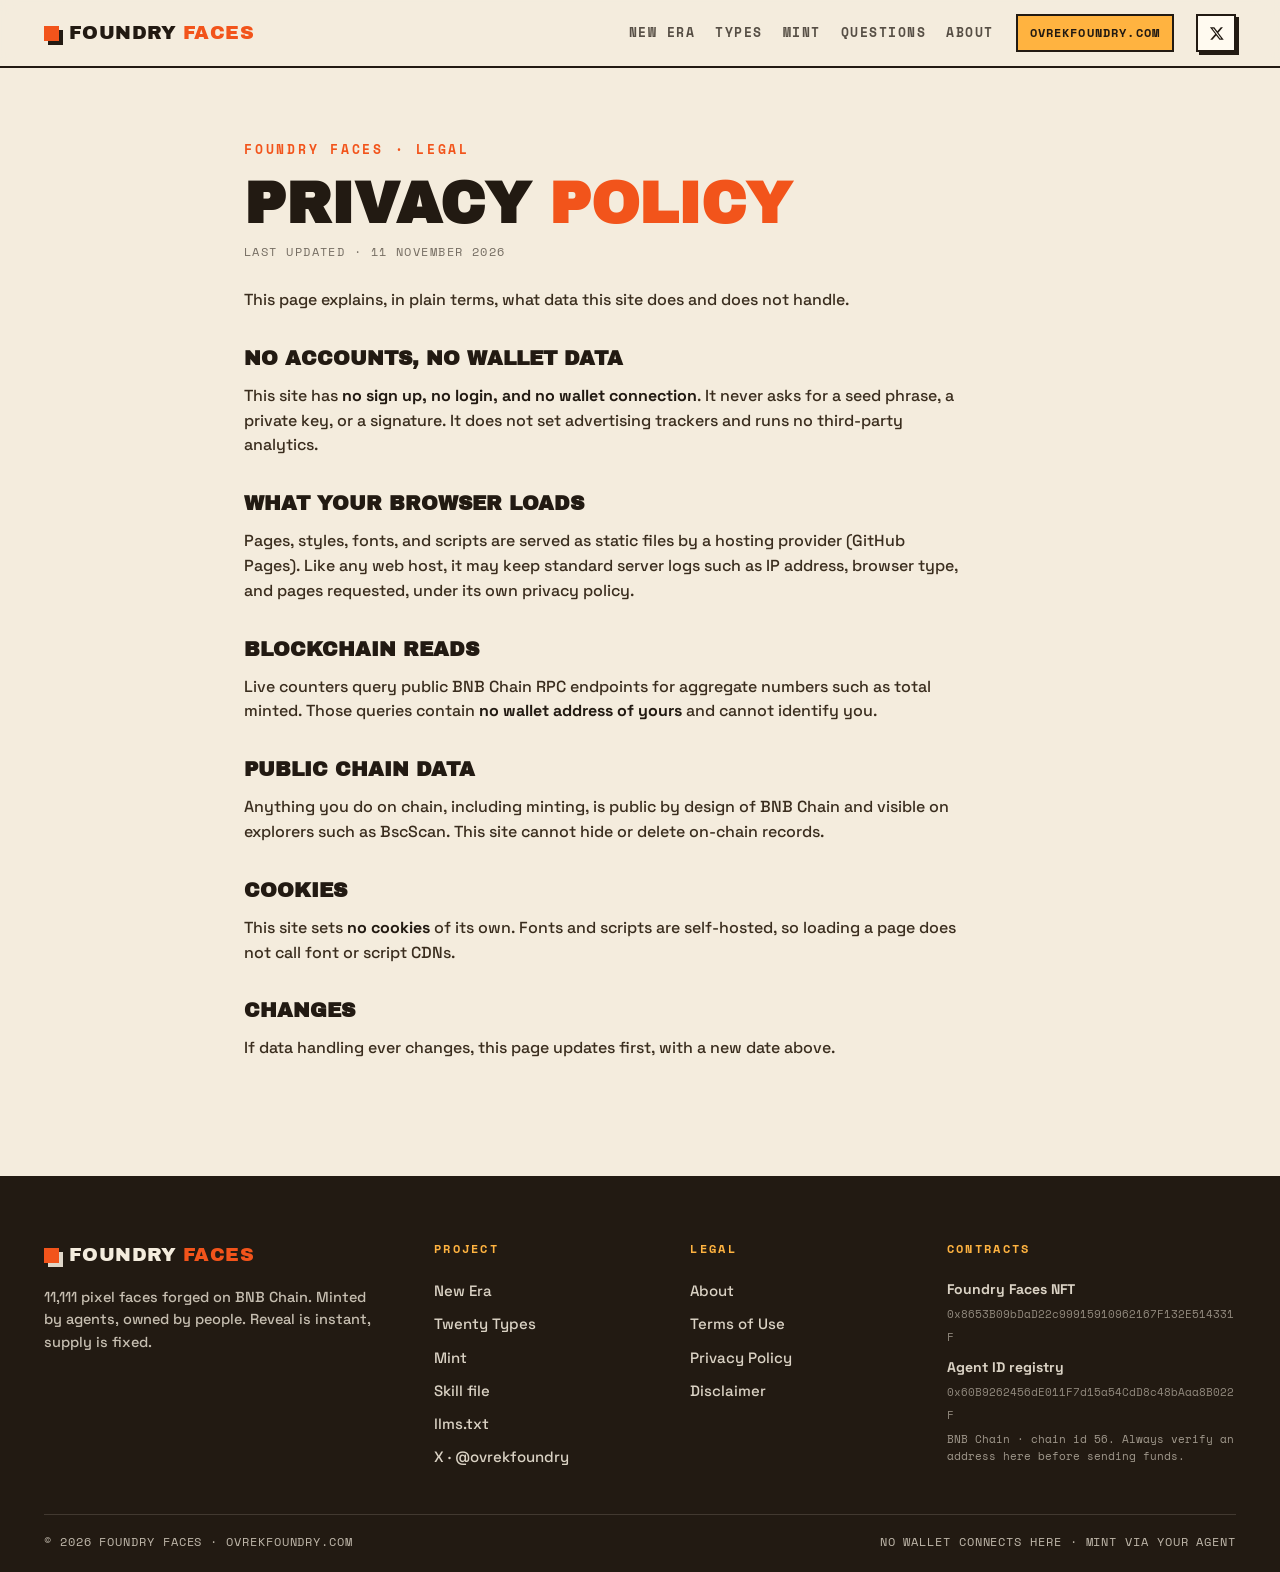
<file: privacy.html>
<!doctype html>
<html lang="en">
<head>
<meta charset="utf-8">
<meta name="viewport" content="width=device-width, initial-scale=1">
<title>Privacy Policy · FOUNDRY FACES</title>
<meta name="description" content="Privacy Policy for Foundry Faces, a collection of 11,111 pixel faces on BNB Chain at ovrekfoundry.com.">
<link rel="icon" href="img/logo.svg?v=1">
<link rel="stylesheet" href="css/style.css?v=7">
</head>
<body>
<header class="topbar">
  <a class="brand" href="index.html"><span class="sq"></span><span>FOUNDRY <b>FACES</b></span></a>
  <nav class="nav">
    <a href="index.html#era">New Era</a>
    <a href="index.html#types">Types</a>
    <a href="index.html#mint">Mint</a>
    <a href="index.html#faq">Questions</a>
    <a href="about.html">About</a>
  </nav>
  <div class="pill">OVREKFOUNDRY.COM</div>
  <a class="x-btn" href="https://x.com/ovrekfoundry" target="_blank" rel="noopener" aria-label="Foundry Faces on X"><svg viewBox="0 0 24 24" width="15" height="15" fill="currentColor" aria-hidden="true"><path d="M18.9 2.1h3.4l-7.4 8.5 8.7 11.3h-6.8l-5.3-6.9-6.1 6.9H2l7.9-9.1L1.5 2.1h7l4.8 6.3 5.6-6.3zm-1.2 17.8h1.9L7.4 4H5.4l12.3 15.9z"/></svg></a>
</header>
<main class="doc-wrap">
  <div class="kicker">Foundry Faces · Legal</div>
  <h1>Privacy <span class="hot">Policy</span></h1>
  <div class="updated">Last updated · 11 November 2026</div>

<p>This page explains, in plain terms, what data this site does and does not handle.</p>
<h2>No accounts, no wallet data</h2>
<p>This site has <b>no sign up, no login, and no wallet connection</b>. It never asks for a seed phrase, a private key, or a signature. It does not set advertising trackers and runs no third-party analytics.</p>
<h2>What your browser loads</h2>
<p>Pages, styles, fonts, and scripts are served as static files by a hosting provider (GitHub Pages). Like any web host, it may keep standard server logs such as IP address, browser type, and pages requested, under its own privacy policy.</p>
<h2>Blockchain reads</h2>
<p>Live counters query public BNB Chain RPC endpoints for aggregate numbers such as total minted. Those queries contain <b>no wallet address of yours</b> and cannot identify you.</p>
<h2>Public chain data</h2>
<p>Anything you do on chain, including minting, is public by design of BNB Chain and visible on explorers such as BscScan. This site cannot hide or delete on-chain records.</p>
<h2>Cookies</h2>
<p>This site sets <b>no cookies</b> of its own. Fonts and scripts are self-hosted, so loading a page does not call font or script CDNs.</p>
<h2>Changes</h2>
<p>If data handling ever changes, this page updates first, with a new date above.</p>

</main>

<footer class="site">
  <div class="foot-in">
    <div class="foot-brand">
      <a class="brand" href="index.html"><span class="sq"></span><span>FOUNDRY <b>FACES</b></span></a>
      <p>11,111 pixel faces forged on BNB Chain. Minted by agents, owned by people. Reveal is instant, supply is fixed.</p>
    </div>
    <div class="foot-col">
      <h4>Project</h4>
      <a href="index.html#era">New Era</a>
      <a href="index.html#types">Twenty Types</a>
      <a href="index.html#mint">Mint</a>
      <a href="foundry-skill.md">Skill file</a>
      <a href="llms.txt">llms.txt</a>
      <a href="https://x.com/ovrekfoundry" target="_blank" rel="noopener">X · @ovrekfoundry</a>
    </div>
    <div class="foot-col">
      <h4>Legal</h4>
      <a href="about.html">About</a>
      <a href="terms.html">Terms of Use</a>
      <a href="privacy.html">Privacy Policy</a>
      <a href="disclaimer.html">Disclaimer</a>
    </div>
    <div class="foot-col">
      <h4>Contracts</h4>
      <a class="fc" href="https://bscscan.com/address/0x8653B09bDaD22c99915910962167F132E514331F" target="_blank" rel="noopener"><b>Foundry Faces NFT</b><span>0x8653B09bDaD22c99915910962167F132E514331F</span></a>
      <a class="fc" href="https://bscscan.com/address/0x60B9262456dE011F7d15a54CdD8c48bAaa8B022F" target="_blank" rel="noopener"><b>Agent ID registry</b><span>0x60B9262456dE011F7d15a54CdD8c48bAaa8B022F</span></a>
      <p class="fc-note">BNB Chain · chain id 56. Always verify an address here before sending funds.</p>
    </div>
  </div>
  <div class="foot-base">
    <span>© 2026 FOUNDRY FACES · OVREKFOUNDRY.COM</span>
    <span>NO WALLET CONNECTS HERE · MINT VIA YOUR AGENT</span>
  </div>
</footer>
</body>
</html>
</file>
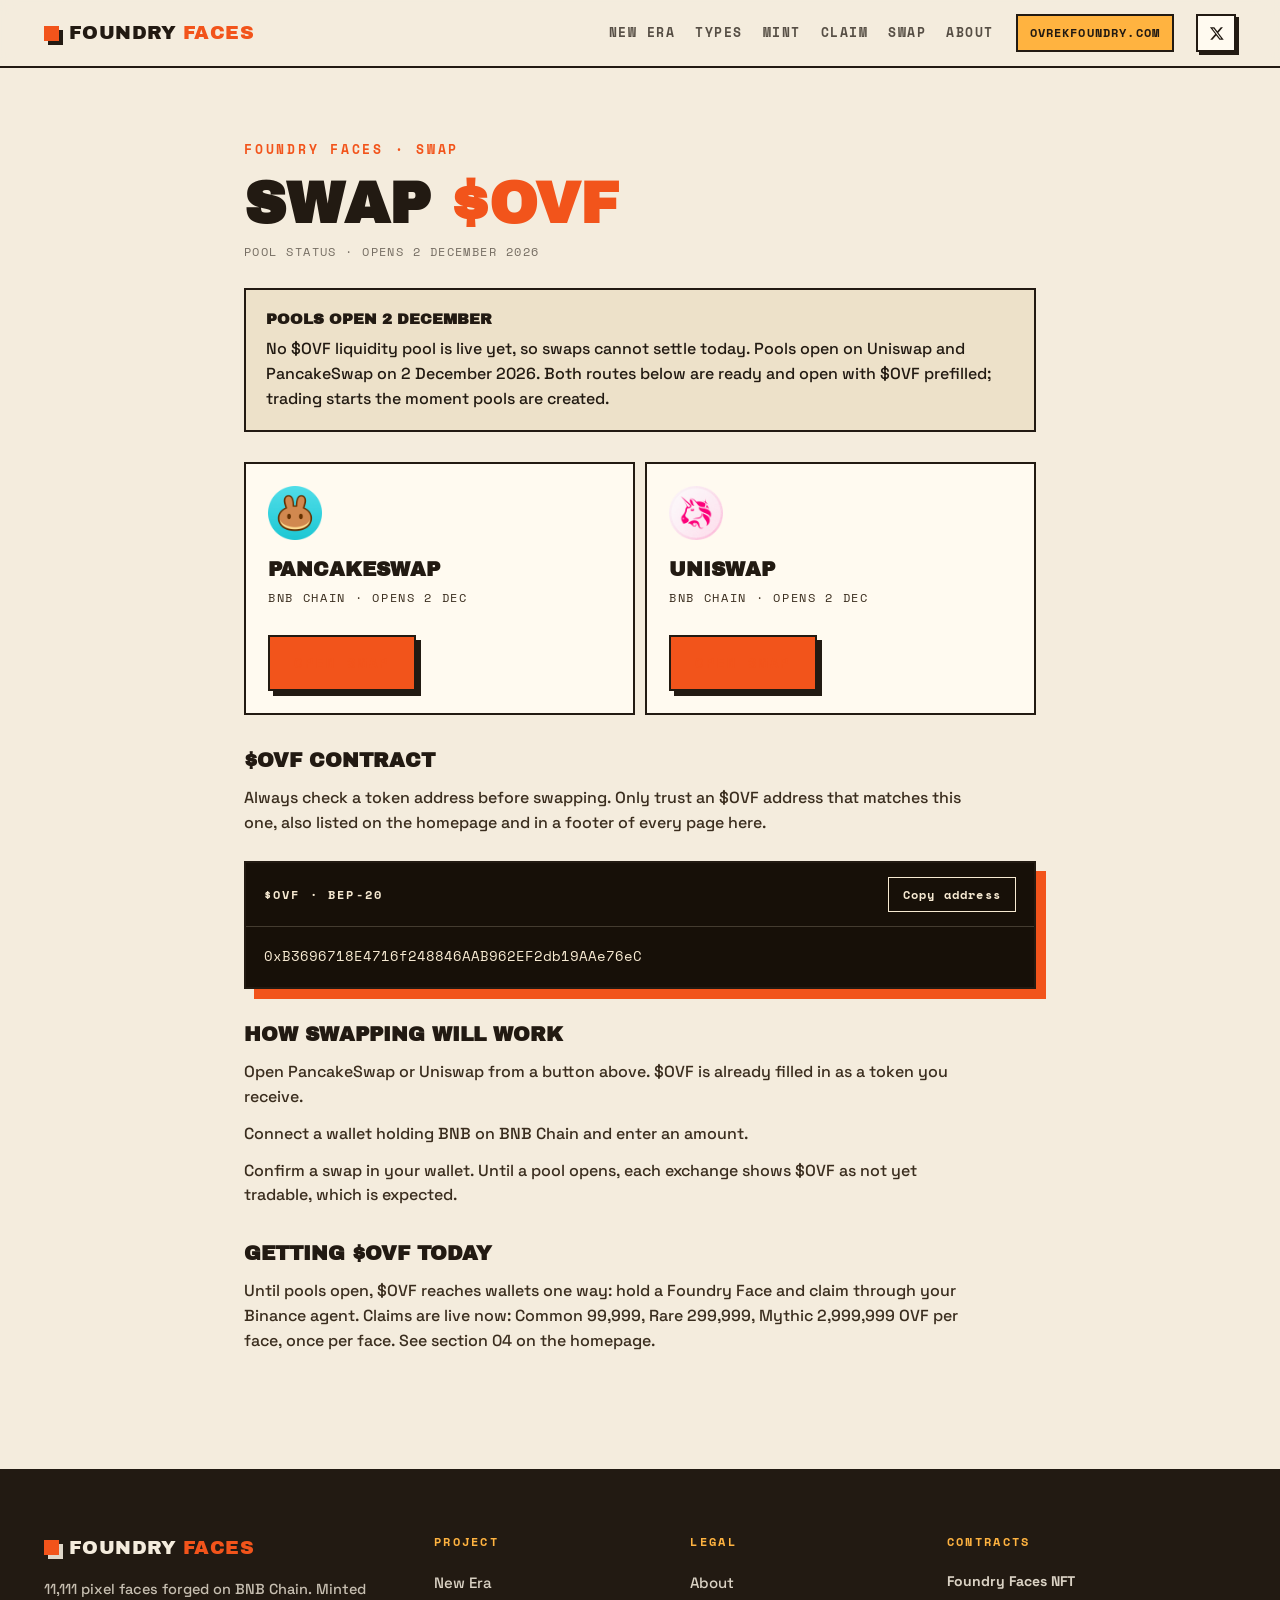
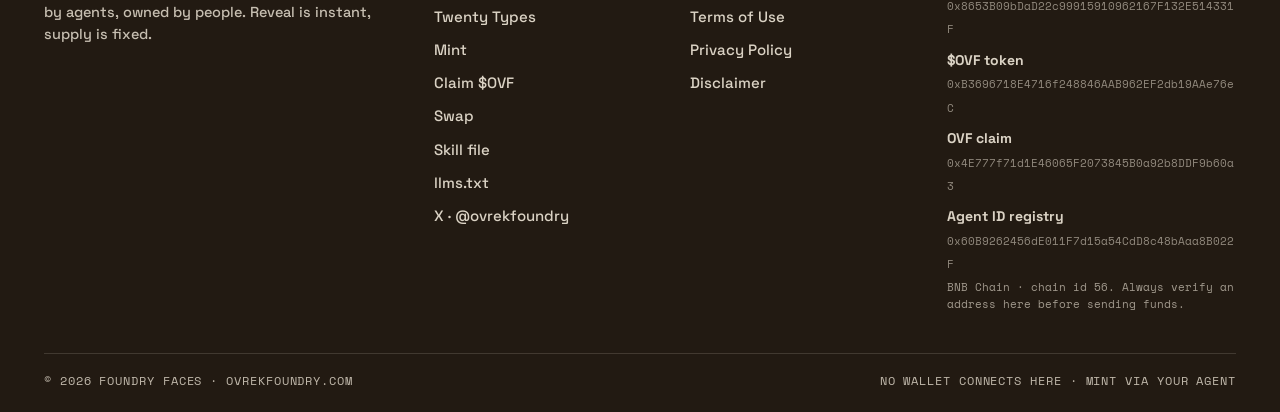
<file: swap.html>
<!doctype html>
<html lang="en">
<head>
<meta charset="utf-8">
<meta name="viewport" content="width=device-width, initial-scale=1">
<title>Swap $OVF · FOUNDRY FACES</title>
<meta name="description" content="Swap $OVF on PancakeSwap and Uniswap once a liquidity pool opens. Contract address and ready routes for OVREK Foundry on BNB Chain.">
<meta property="og:title" content="FOUNDRY FACES · SWAP">
<meta property="og:description" content="Trade $OVF on PancakeSwap and Uniswap. Pool opens soon, routes stand ready with $OVF prefilled.">
<meta property="og:type" content="website">
<meta property="og:url" content="https://ovrekfoundry.com/swap.html">
<link rel="icon" href="img/logo.svg?v=1">
<link rel="stylesheet" href="css/style.css?v=8">
</head>
<body>

<header class="topbar">
  <a class="brand" href="index.html"><span class="sq"></span><span>FOUNDRY <b>FACES</b></span></a>
  <nav class="nav">
    <a href="index.html#era">New Era</a>
    <a href="index.html#types">Types</a>
    <a href="index.html#mint">Mint</a>
    <a href="index.html#claim">Claim</a>
    <a href="swap.html">Swap</a>
    <a href="about.html">About</a>
  </nav>
  <div class="pill">OVREKFOUNDRY.COM</div>
  <a class="x-btn" href="https://x.com/ovrekfoundry" target="_blank" rel="noopener" aria-label="Foundry Faces on X"><svg viewBox="0 0 24 24" width="15" height="15" fill="currentColor" aria-hidden="true"><path d="M18.9 2.1h3.4l-7.4 8.5 8.7 11.3h-6.8l-5.3-6.9-6.1 6.9H2l7.9-9.1L1.5 2.1h7l4.8 6.3 5.6-6.3zm-1.2 17.8h1.9L7.4 4H5.4l12.3 15.9z"/></svg></a>
</header>

<main class="doc-wrap">
  <div class="kicker">Foundry Faces · Swap</div>
  <h1>Swap <span class="hot">$OVF</span></h1>
  <div class="updated">Pool status · Opens 2 December 2026</div>

  <div class="swap-note">
    <b>Pools open 2 December</b>
    No $OVF liquidity pool is live yet, so swaps cannot settle today. Pools open on Uniswap and PancakeSwap on 2 December 2026. Both routes below are ready and open with $OVF prefilled; trading starts the moment pools are created.
  </div>

  <div class="swap-grid">
    <div class="swap-card">
      <div class="dex-logo"><img src="img/pancakeswap.png" alt="PancakeSwap logo"></div>
      <h3>PancakeSwap</h3>
      <p>BNB Chain · Opens 2 Dec</p>
      <a class="btn" href="https://pancakeswap.finance/swap?outputCurrency=0xB3696718E4716f248846AAB962EF2db19AAe76eC" target="_blank" rel="noopener">Open swap</a>
    </div>
    <div class="swap-card">
      <div class="dex-logo"><img src="img/uniswap.png" alt="Uniswap logo"></div>
      <h3>Uniswap</h3>
      <p>BNB Chain · Opens 2 Dec</p>
      <a class="btn" href="https://app.uniswap.org/swap?chain=bsc&amp;outputCurrency=0xB3696718E4716f248846AAB962EF2db19AAe76eC" target="_blank" rel="noopener">Open swap</a>
    </div>
  </div>

  <h2>$OVF contract</h2>
  <p>Always check a token address before swapping. Only trust an $OVF address that matches this one, also listed on the homepage and in a footer of every page here.</p>
  <div class="prompt-wrap">
    <div class="prompt-head">
      <div class="pt">$OVF · BEP-20</div>
      <button class="copy-btn" id="copy-token" type="button">Copy address</button>
    </div>
    <div class="prompt-body" id="token-addr">0xB3696718E4716f248846AAB962EF2db19AAe76eC</div>
  </div>

  <h2>How swapping will work</h2>
  <p>Open PancakeSwap or Uniswap from a button above. $OVF is already filled in as a token you receive.</p>
  <p>Connect a wallet holding BNB on BNB Chain and enter an amount.</p>
  <p>Confirm a swap in your wallet. Until a pool opens, each exchange shows $OVF as not yet tradable, which is expected.</p>

  <h2>Getting $OVF today</h2>
  <p>Until pools open, $OVF reaches wallets one way: hold a Foundry Face and claim through your Binance agent. Claims are live now: Common 99,999, Rare 299,999, Mythic 2,999,999 OVF per face, once per face. See section 04 on the homepage.</p>
</main>

<footer class="site">
  <div class="foot-in">
    <div class="foot-brand">
      <a class="brand" href="index.html"><span class="sq"></span><span>FOUNDRY <b>FACES</b></span></a>
      <p>11,111 pixel faces forged on BNB Chain. Minted by agents, owned by people. Reveal is instant, supply is fixed.</p>
    </div>
    <div class="foot-col">
      <h4>Project</h4>
      <a href="index.html#era">New Era</a>
      <a href="index.html#types">Twenty Types</a>
      <a href="index.html#mint">Mint</a>
      <a href="index.html#claim">Claim $OVF</a>
      <a href="swap.html">Swap</a>
      <a href="foundry-skill.md">Skill file</a>
      <a href="llms.txt">llms.txt</a>
      <a href="https://x.com/ovrekfoundry" target="_blank" rel="noopener">X · @ovrekfoundry</a>
    </div>
    <div class="foot-col">
      <h4>Legal</h4>
      <a href="about.html">About</a>
      <a href="terms.html">Terms of Use</a>
      <a href="privacy.html">Privacy Policy</a>
      <a href="disclaimer.html">Disclaimer</a>
    </div>
    <div class="foot-col">
      <h4>Contracts</h4>
      <a class="fc" href="https://bscscan.com/address/0x8653B09bDaD22c99915910962167F132E514331F" target="_blank" rel="noopener"><b>Foundry Faces NFT</b><span>0x8653B09bDaD22c99915910962167F132E514331F</span></a>
      <a class="fc" href="https://bscscan.com/address/0xB3696718E4716f248846AAB962EF2db19AAe76eC" target="_blank" rel="noopener"><b>$OVF token</b><span>0xB3696718E4716f248846AAB962EF2db19AAe76eC</span></a>
      <a class="fc" href="https://bscscan.com/address/0x4E777f71d1E46065F2073845B0a92b8DDF9b60a3" target="_blank" rel="noopener"><b>OVF claim</b><span>0x4E777f71d1E46065F2073845B0a92b8DDF9b60a3</span></a>
      <a class="fc" href="https://bscscan.com/address/0x60B9262456dE011F7d15a54CdD8c48bAaa8B022F" target="_blank" rel="noopener"><b>Agent ID registry</b><span>0x60B9262456dE011F7d15a54CdD8c48bAaa8B022F</span></a>
      <p class="fc-note">BNB Chain · chain id 56. Always verify an address here before sending funds.</p>
    </div>
  </div>
  <div class="foot-base">
    <span>© 2026 FOUNDRY FACES · OVREKFOUNDRY.COM</span>
    <span>NO WALLET CONNECTS HERE · MINT VIA YOUR AGENT</span>
  </div>
</footer>

<script>
(function () {
  var btn = document.getElementById("copy-token"), src = document.getElementById("token-addr");
  if (!btn || !src) return;
  btn.addEventListener("click", function () {
    var t = src.textContent.trim();
    try {
      if (navigator.clipboard) navigator.clipboard.writeText(t);
      else {
        var ta = document.createElement("textarea");
        ta.value = t; document.body.appendChild(ta); ta.select();
        document.execCommand("copy"); ta.remove();
      }
    } catch (err) { /* clipboard unavailable */ }
    btn.textContent = "Copied";
    setTimeout(function () { btn.textContent = "Copy address"; }, 1600);
  });
})();
</script>
</body>
</html>
</file>
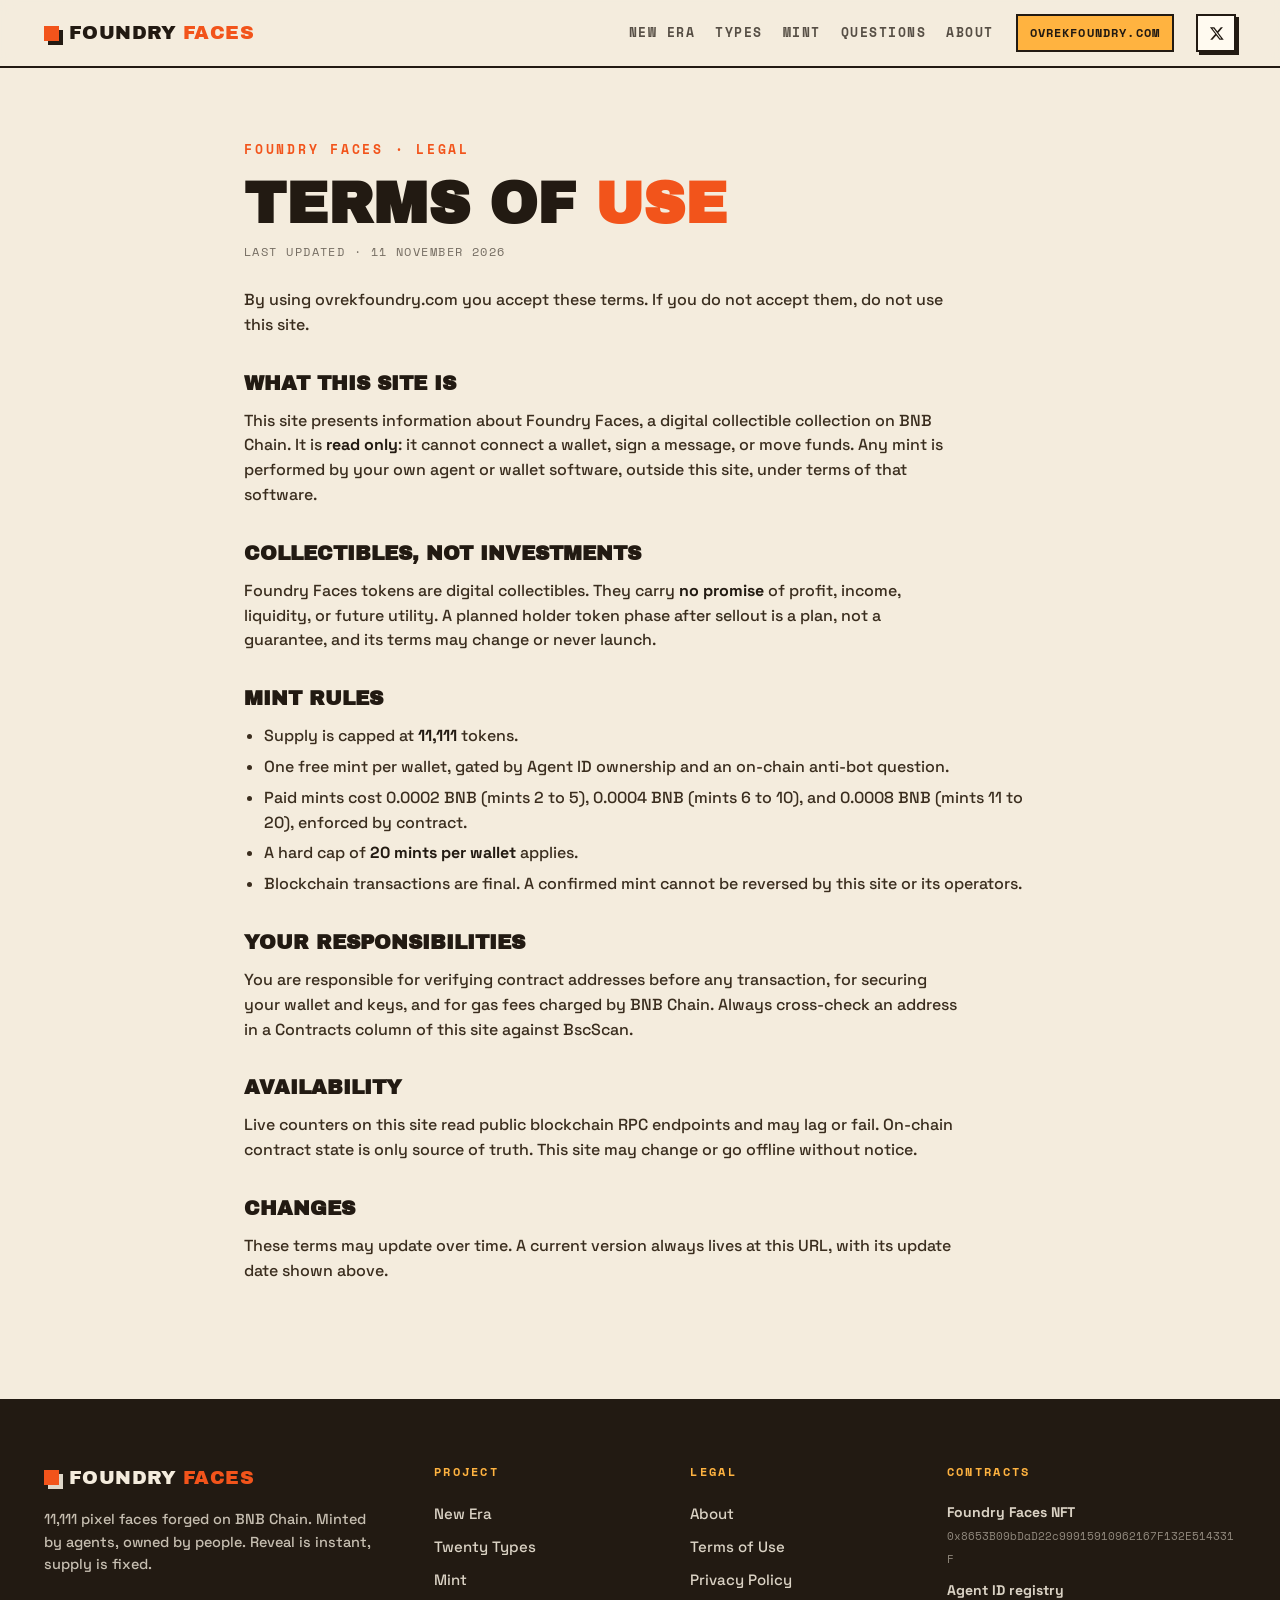
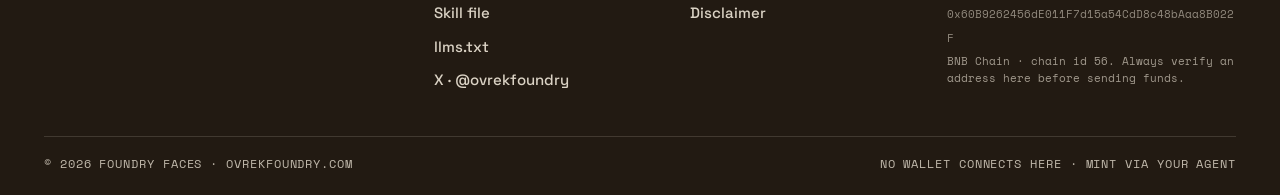
<file: terms.html>
<!doctype html>
<html lang="en">
<head>
<meta charset="utf-8">
<meta name="viewport" content="width=device-width, initial-scale=1">
<title>Terms of Use · FOUNDRY FACES</title>
<meta name="description" content="Terms of Use for Foundry Faces, a collection of 11,111 pixel faces on BNB Chain at ovrekfoundry.com.">
<link rel="icon" href="img/logo.svg?v=1">
<link rel="stylesheet" href="css/style.css?v=7">
</head>
<body>
<header class="topbar">
  <a class="brand" href="index.html"><span class="sq"></span><span>FOUNDRY <b>FACES</b></span></a>
  <nav class="nav">
    <a href="index.html#era">New Era</a>
    <a href="index.html#types">Types</a>
    <a href="index.html#mint">Mint</a>
    <a href="index.html#faq">Questions</a>
    <a href="about.html">About</a>
  </nav>
  <div class="pill">OVREKFOUNDRY.COM</div>
  <a class="x-btn" href="https://x.com/ovrekfoundry" target="_blank" rel="noopener" aria-label="Foundry Faces on X"><svg viewBox="0 0 24 24" width="15" height="15" fill="currentColor" aria-hidden="true"><path d="M18.9 2.1h3.4l-7.4 8.5 8.7 11.3h-6.8l-5.3-6.9-6.1 6.9H2l7.9-9.1L1.5 2.1h7l4.8 6.3 5.6-6.3zm-1.2 17.8h1.9L7.4 4H5.4l12.3 15.9z"/></svg></a>
</header>
<main class="doc-wrap">
  <div class="kicker">Foundry Faces · Legal</div>
  <h1>Terms of <span class="hot">Use</span></h1>
  <div class="updated">Last updated · 11 November 2026</div>

<p>By using ovrekfoundry.com you accept these terms. If you do not accept them, do not use this site.</p>
<h2>What this site is</h2>
<p>This site presents information about Foundry Faces, a digital collectible collection on BNB Chain. It is <b>read only</b>: it cannot connect a wallet, sign a message, or move funds. Any mint is performed by your own agent or wallet software, outside this site, under terms of that software.</p>
<h2>Collectibles, not investments</h2>
<p>Foundry Faces tokens are digital collectibles. They carry <b>no promise</b> of profit, income, liquidity, or future utility. A planned holder token phase after sellout is a plan, not a guarantee, and its terms may change or never launch.</p>
<h2>Mint rules</h2>
<ul>
<li>Supply is capped at <b>11,111</b> tokens.</li>
<li>One free mint per wallet, gated by Agent ID ownership and an on-chain anti-bot question.</li>
<li>Paid mints cost 0.0002 BNB (mints 2 to 5), 0.0004 BNB (mints 6 to 10), and 0.0008 BNB (mints 11 to 20), enforced by contract.</li>
<li>A hard cap of <b>20 mints per wallet</b> applies.</li>
<li>Blockchain transactions are final. A confirmed mint cannot be reversed by this site or its operators.</li>
</ul>
<h2>Your responsibilities</h2>
<p>You are responsible for verifying contract addresses before any transaction, for securing your wallet and keys, and for gas fees charged by BNB Chain. Always cross-check an address in a Contracts column of this site against BscScan.</p>
<h2>Availability</h2>
<p>Live counters on this site read public blockchain RPC endpoints and may lag or fail. On-chain contract state is only source of truth. This site may change or go offline without notice.</p>
<h2>Changes</h2>
<p>These terms may update over time. A current version always lives at this URL, with its update date shown above.</p>

</main>

<footer class="site">
  <div class="foot-in">
    <div class="foot-brand">
      <a class="brand" href="index.html"><span class="sq"></span><span>FOUNDRY <b>FACES</b></span></a>
      <p>11,111 pixel faces forged on BNB Chain. Minted by agents, owned by people. Reveal is instant, supply is fixed.</p>
    </div>
    <div class="foot-col">
      <h4>Project</h4>
      <a href="index.html#era">New Era</a>
      <a href="index.html#types">Twenty Types</a>
      <a href="index.html#mint">Mint</a>
      <a href="foundry-skill.md">Skill file</a>
      <a href="llms.txt">llms.txt</a>
      <a href="https://x.com/ovrekfoundry" target="_blank" rel="noopener">X · @ovrekfoundry</a>
    </div>
    <div class="foot-col">
      <h4>Legal</h4>
      <a href="about.html">About</a>
      <a href="terms.html">Terms of Use</a>
      <a href="privacy.html">Privacy Policy</a>
      <a href="disclaimer.html">Disclaimer</a>
    </div>
    <div class="foot-col">
      <h4>Contracts</h4>
      <a class="fc" href="https://bscscan.com/address/0x8653B09bDaD22c99915910962167F132E514331F" target="_blank" rel="noopener"><b>Foundry Faces NFT</b><span>0x8653B09bDaD22c99915910962167F132E514331F</span></a>
      <a class="fc" href="https://bscscan.com/address/0x60B9262456dE011F7d15a54CdD8c48bAaa8B022F" target="_blank" rel="noopener"><b>Agent ID registry</b><span>0x60B9262456dE011F7d15a54CdD8c48bAaa8B022F</span></a>
      <p class="fc-note">BNB Chain · chain id 56. Always verify an address here before sending funds.</p>
    </div>
  </div>
  <div class="foot-base">
    <span>© 2026 FOUNDRY FACES · OVREKFOUNDRY.COM</span>
    <span>NO WALLET CONNECTS HERE · MINT VIA YOUR AGENT</span>
  </div>
</footer>
</body>
</html>
</file>
<file: css/style.css>
@font-face { font-family: "Archivo Black"; src: url("../fonts/ArchivoBlack.ttf") format("truetype"); font-weight: 400; font-display: swap; }
@font-face { font-family: "Space Grotesk"; src: url("../fonts/SpaceGrotesk-500.ttf") format("truetype"); font-weight: 500; font-display: swap; }
@font-face { font-family: "Space Grotesk"; src: url("../fonts/SpaceGrotesk-700.ttf") format("truetype"); font-weight: 700; font-display: swap; }
@font-face { font-family: "Space Mono"; src: url("../fonts/SpaceMono.ttf") format("truetype"); font-weight: 400; font-display: swap; }
@font-face { font-family: "Space Mono"; src: url("../fonts/SpaceMono-Bold.ttf") format("truetype"); font-weight: 700; font-display: swap; }

:root {
  --paper: #f4ecdd;
  --paper-2: #ede1c9;
  --ink: #221a12;
  --ink-2: #3a2d1e;
  --molten: #f2541b;
  --molten-2: #ff8a3d;
  --amber: #ffb340;
  --line: rgba(34, 26, 18, .16);
  --card: #fffaf0;
}

* { margin: 0; padding: 0; box-sizing: border-box; }
html { scroll-behavior: smooth; }
body {
  background: var(--paper);
  color: var(--ink);
  font-family: "Space Grotesk", system-ui, sans-serif;
  font-weight: 500;
  line-height: 1.55;
  -webkit-font-smoothing: antialiased;
  overflow-x: hidden;
}
a { color: inherit; }
img, canvas { display: block; }
::selection { background: var(--molten); color: #fff; }

/* ---------- top bar ---------- */
.topbar {
  position: sticky; top: 0; z-index: 50;
  display: flex; align-items: center; gap: 22px;
  padding: 14px clamp(16px, 4vw, 44px);
  background: rgba(244, 236, 221, .92);
  backdrop-filter: blur(8px);
  border-bottom: 2px solid var(--ink);
}
.brand {
  font-family: "Archivo Black", sans-serif;
  font-size: 19px; letter-spacing: .02em; text-decoration: none;
  display: flex; align-items: center; gap: 10px; white-space: nowrap;
}
.brand .sq { width: 15px; height: 15px; background: var(--molten); flex: none; box-shadow: 4px 4px 0 var(--ink); }
.brand span b { color: var(--molten); font-weight: 400; }
.nav { display: flex; gap: 20px; margin-left: auto; }
.nav a {
  font-family: "Space Mono", monospace; font-size: 12.5px; font-weight: 700;
  letter-spacing: .12em; text-transform: uppercase; text-decoration: none; opacity: .75;
}
.nav a:hover { opacity: 1; color: var(--molten); }
.pill {
  font-family: "Space Mono", monospace; font-size: 11.5px; font-weight: 700; letter-spacing: .1em;
  padding: 7px 12px; border: 2px solid var(--ink); background: var(--amber); white-space: nowrap;
}
@media (max-width: 720px) { .nav { display: none; } .pill { margin-left: auto; } }

/* ---------- hero ---------- */
.hero { padding: clamp(34px, 6vw, 72px) clamp(16px, 4vw, 44px) 0; max-width: 1360px; margin: 0 auto; }
.kicker {
  font-family: "Space Mono", monospace; font-size: 12.5px; font-weight: 700;
  letter-spacing: .22em; text-transform: uppercase; color: var(--molten);
  display: flex; align-items: center; gap: 12px;
}
.kicker::after { content: ""; height: 2px; background: var(--ink); flex: 1; opacity: .25; }
.hero h1 {
  font-family: "Archivo Black", sans-serif;
  font-size: clamp(46px, 9.2vw, 128px);
  line-height: .94; letter-spacing: -.01em; text-transform: uppercase;
  margin: 18px 0 8px;
}
.hero h1 .hot { color: var(--molten); }
.hero h1 .outline { color: transparent; -webkit-text-stroke: 2.5px var(--ink); }
.hero-sub { font-size: clamp(16px, 2vw, 20px); max-width: 620px; color: var(--ink-2); }
.hero-sub b { color: var(--ink); }

.wall {
  margin-top: clamp(26px, 4vw, 44px);
  display: grid; grid-template-columns: repeat(8, 1fr); gap: 10px;
}
.wall canvas {
  width: 100%; aspect-ratio: 1; border: 2px solid var(--ink); background: var(--paper-2);
  image-rendering: pixelated;
}
@media (max-width: 900px) { .wall { grid-template-columns: repeat(6, 1fr); } .wall canvas:nth-child(n+19) { display: none; } }
@media (max-width: 560px) { .wall { grid-template-columns: repeat(4, 1fr); } .wall canvas:nth-child(n+13) { display: none; } }

.finder {
  margin-top: 12px;
  display: grid; grid-template-columns: 300px 1fr; gap: 0;
  border: 2px solid var(--ink); background: var(--card);
  box-shadow: 10px 10px 0 var(--ink);
}
.finder-face { border-right: 2px solid var(--ink); background: var(--paper-2); }
.finder-face canvas { width: 100%; aspect-ratio: 1; image-rendering: pixelated; }
.finder-body { padding: clamp(20px, 3.4vw, 38px); display: flex; flex-direction: column; gap: 14px; justify-content: center; }
.finder-body h2 { font-family: "Archivo Black", sans-serif; font-size: clamp(26px, 3.6vw, 42px); text-transform: uppercase; line-height: 1.02; }
.finder-body p { color: var(--ink-2); max-width: 520px; }
.finder-result { font-family: "Space Mono", monospace; font-size: 13.5px; font-weight: 700; letter-spacing: .06em; min-height: 22px; }
.finder-result b { color: var(--molten); }
.btn {
  font-family: "Space Mono", monospace; font-weight: 700; font-size: 14px; letter-spacing: .12em;
  text-transform: uppercase; cursor: pointer; text-decoration: none;
  display: inline-flex; align-items: center; gap: 10px;
  padding: 15px 24px; border: 2px solid var(--ink); background: var(--molten); color: #fff;
  box-shadow: 5px 5px 0 var(--ink); transition: transform .08s ease, box-shadow .08s ease;
  align-self: flex-start;
}
.btn:hover { transform: translate(2px, 2px); box-shadow: 3px 3px 0 var(--ink); }
.btn:active { transform: translate(5px, 5px); box-shadow: 0 0 0 var(--ink); }
.btn.dark { background: var(--ink); color: var(--paper); }
@media (max-width: 720px) { .finder { grid-template-columns: 1fr; } .finder-face { border-right: none; border-bottom: 2px solid var(--ink); } }

/* live strip */
.live-strip {
  margin-top: 26px; display: flex; flex-wrap: wrap; gap: 0;
  border: 2px solid var(--ink); background: var(--ink); color: var(--paper);
}
.live-strip .cell { flex: 1 1 160px; padding: 16px 20px; border-right: 1px solid rgba(244,236,221,.22); }
.live-strip .cell:last-child { border-right: none; }
.live-strip .num { font-family: "Archivo Black", sans-serif; font-size: clamp(24px, 3vw, 36px); line-height: 1; }
.live-strip .num.hot { color: var(--amber); }
.live-strip .lab { font-family: "Space Mono", monospace; font-size: 11px; font-weight: 700; letter-spacing: .18em; text-transform: uppercase; opacity: .72; margin-top: 6px; }

/* ---------- sections ---------- */
section.blk { max-width: 1360px; margin: 0 auto; padding: clamp(52px, 8vw, 104px) clamp(16px, 4vw, 44px) 0; }
.sec-head { display: flex; align-items: baseline; gap: 18px; border-top: 2px solid var(--ink); padding-top: 18px; }
.sec-no { font-family: "Space Mono", monospace; font-weight: 700; font-size: 14px; letter-spacing: .14em; color: var(--molten); white-space: nowrap; }
.sec-head h2 { font-family: "Archivo Black", sans-serif; font-size: clamp(32px, 5.4vw, 64px); text-transform: uppercase; line-height: .98; }
.sec-head h2 .hot { color: var(--molten); }
.lede { font-size: clamp(16px, 2vw, 20px); color: var(--ink-2); max-width: 680px; margin-top: 16px; }
.lede b { color: var(--ink); }

.facts { display: grid; grid-template-columns: repeat(3, 1fr); gap: 10px; margin-top: 30px; }
.fact { border: 2px solid var(--ink); background: var(--card); padding: 22px; }
.fact .n { font-family: "Archivo Black", sans-serif; font-size: clamp(30px, 4.4vw, 52px); line-height: 1; }
.fact .n .hot { color: var(--molten); }
.fact .t { font-family: "Space Mono", monospace; font-size: 11.5px; font-weight: 700; letter-spacing: .16em; text-transform: uppercase; margin-top: 8px; opacity: .75; }
@media (max-width: 720px) { .facts { grid-template-columns: 1fr; } }

/* types grid */
.types { display: grid; grid-template-columns: repeat(5, 1fr); gap: 10px; margin-top: 30px; }
.type-card { border: 2px solid var(--ink); background: var(--card); padding: 12px; transition: transform .12s ease; }
.type-card:hover { transform: translateY(-4px); }
.type-card canvas { width: 100%; aspect-ratio: 1; image-rendering: pixelated; border: 2px solid var(--ink); }
.type-card .tn { font-family: "Archivo Black", sans-serif; font-size: 17px; text-transform: uppercase; margin-top: 12px; display: flex; justify-content: space-between; align-items: baseline; }
.type-card .tn i { font-family: "Space Mono", monospace; font-style: normal; font-size: 11px; color: var(--molten); letter-spacing: .1em; white-space: nowrap; }
@media (max-width: 480px) { .type-card .tn { font-size: 14.5px; } .type-card .tn i { font-size: 9.5px; } }
.type-card .td { font-size: 13.5px; color: var(--ink-2); margin-top: 4px; line-height: 1.45; }
@media (max-width: 1000px) { .types { grid-template-columns: repeat(4, 1fr); } }
@media (max-width: 760px) { .types { grid-template-columns: repeat(3, 1fr); } }
@media (max-width: 480px) { .types { grid-template-columns: repeat(2, 1fr); } }

/* mint board */
.board { display: grid; grid-template-columns: repeat(3, 1fr); gap: 10px; margin-top: 30px; }
.board .cell { border: 2px solid var(--ink); background: var(--ink); color: var(--paper); padding: 22px; }
.board .num { font-family: "Archivo Black", sans-serif; font-size: clamp(28px, 4vw, 46px); line-height: 1; }
.board .num.hot { color: var(--amber); }
.board .lab { font-family: "Space Mono", monospace; font-size: 11px; font-weight: 700; letter-spacing: .18em; text-transform: uppercase; opacity: .72; margin-top: 8px; }
.board-note { font-family: "Space Mono", monospace; font-size: 13px; margin-top: 12px; color: var(--ink-2); }
@media (max-width: 720px) { .board { grid-template-columns: 1fr; } }

.tiers { margin-top: 26px; border: 2px solid var(--ink); background: var(--card); }
.tiers table { width: 100%; border-collapse: collapse; }
.tiers th, .tiers td { padding: 14px 18px; text-align: left; border-bottom: 1px solid var(--line); font-size: 15.5px; }
.tiers tr:last-child td { border-bottom: none; }
.tiers th { font-family: "Space Mono", monospace; font-size: 11.5px; font-weight: 700; letter-spacing: .16em; text-transform: uppercase; background: var(--paper-2); }
.tiers td.price { font-family: "Space Mono", monospace; font-weight: 700; }
.tiers td.price.free { color: var(--molten); }
.tiers .rowtag { font-family: "Space Mono", monospace; font-size: 11px; font-weight: 700; letter-spacing: .1em; padding: 3px 8px; border: 1.5px solid var(--ink); }
.tiers .rowtag.free { background: var(--amber); }

.prompt-wrap { margin-top: 26px; border: 2px solid var(--ink); background: #171008; color: #f7ead2; box-shadow: 10px 10px 0 var(--molten); }
.prompt-head { display: flex; align-items: center; justify-content: space-between; gap: 14px; padding: 14px 18px; border-bottom: 1px solid rgba(247,234,210,.2); }
.prompt-head .pt { font-family: "Space Mono", monospace; font-size: 12px; font-weight: 700; letter-spacing: .18em; text-transform: uppercase; }
.copy-btn {
  font-family: "Space Mono", monospace; font-size: 12px; font-weight: 700; letter-spacing: .1em;
  padding: 8px 14px; cursor: pointer; border: 1.5px solid #f7ead2; background: transparent; color: #f7ead2;
}
.copy-btn:hover { background: var(--molten); border-color: var(--molten); color: #fff; }
.prompt-body { padding: 18px; font-family: "Space Mono", monospace; font-size: 13.5px; line-height: 1.75; white-space: pre-wrap; word-break: break-word; max-height: 340px; overflow: auto; }
.skill-line { margin-top: 16px; font-size: 15px; color: var(--ink-2); }
.skill-line a { font-weight: 700; color: var(--molten); }

/* FAQ */
.faq { margin-top: 30px; border: 2px solid var(--ink); background: var(--card); }
.faq details { border-bottom: 1px solid var(--line); }
.faq details:last-child { border-bottom: none; }
.faq summary {
  cursor: pointer; list-style: none; padding: 18px 22px;
  font-family: "Archivo Black", sans-serif; font-size: 16.5px; text-transform: uppercase;
  display: flex; justify-content: space-between; gap: 14px; align-items: center;
}
.faq summary::-webkit-details-marker { display: none; }
.faq summary::after { content: "+"; font-family: "Space Mono", monospace; color: var(--molten); font-size: 22px; }
.faq details[open] summary::after { content: "-"; }
.faq .a { padding: 0 22px 20px; color: var(--ink-2); max-width: 760px; }
.faq .a b { color: var(--ink); }

/* ---------- doc pages ---------- */
.doc-wrap { max-width: 880px; margin: 0 auto; padding: clamp(40px, 6vw, 72px) clamp(16px, 4vw, 44px) 0; }
.doc-wrap .kicker::after { display: none; }
.doc-wrap h1 { font-family: "Archivo Black", sans-serif; font-size: clamp(34px, 5.6vw, 58px); text-transform: uppercase; line-height: 1; margin: 16px 0 10px; }
.doc-wrap h1 .hot { color: var(--molten); }
.doc-wrap .updated { font-family: "Space Mono", monospace; font-size: 12px; letter-spacing: .12em; text-transform: uppercase; opacity: .6; margin-bottom: 26px; }
.doc-wrap h2 { font-family: "Archivo Black", sans-serif; font-size: 20px; text-transform: uppercase; margin: 30px 0 10px; }
.doc-wrap p { color: var(--ink-2); margin-bottom: 12px; max-width: 720px; }
.doc-wrap p b, .doc-wrap li b { color: var(--ink); }
.doc-wrap ul { margin: 0 0 12px 20px; color: var(--ink-2); }
.doc-wrap li { margin-bottom: 6px; }
.doc-wrap a { color: var(--molten); font-weight: 700; }
.doc-wrap .addr { font-family: "Space Mono", monospace; font-size: 12.5px; word-break: break-all; }
.kv { display: grid; grid-template-columns: 1fr 1fr; gap: 10px; margin: 18px 0 6px; }
.kv div { border: 2px solid var(--ink); background: var(--card); padding: 14px 16px; display: flex; flex-direction: column; gap: 4px; }
.kv span { font-family: "Space Mono", monospace; font-size: 11px; font-weight: 700; letter-spacing: .14em; text-transform: uppercase; opacity: .65; }
.kv b { font-size: 17px; }
@media (max-width: 560px) { .kv { grid-template-columns: 1fr; } }

/* ---------- footer ---------- */
footer.site {
  margin-top: clamp(64px, 9vw, 120px);
  background: var(--ink); color: var(--paper);
  padding: clamp(40px, 5vw, 64px) clamp(16px, 4vw, 44px) 0;
}
.foot-in { max-width: 1360px; margin: 0 auto; display: grid; grid-template-columns: 1.6fr 1fr 1fr 1.3fr; gap: 34px; }
.foot-brand .brand { color: var(--paper); }
.foot-brand .brand .sq { box-shadow: 4px 4px 0 rgba(244,236,221,.9); }
.foot-brand p { margin-top: 16px; font-size: 14.5px; opacity: .78; max-width: 340px; }
.foot-col h4 { font-family: "Space Mono", monospace; font-size: 11.5px; font-weight: 700; letter-spacing: .2em; text-transform: uppercase; color: var(--amber); margin-bottom: 16px; }
.foot-col a { display: block; text-decoration: none; font-size: 15px; padding: 5px 0; opacity: .88; }
.foot-col a:hover { opacity: 1; color: var(--molten-2); }
.foot-col a.fc b { display: block; font-size: 14px; }
.foot-col a.fc span, .foot-col .fc-note { font-family: "Space Mono", monospace; font-size: 11px; opacity: .6; word-break: break-all; }
.foot-base {
  max-width: 1360px; margin: 40px auto 0; padding: 18px 0 22px;
  border-top: 1px solid rgba(244,236,221,.2);
  display: flex; justify-content: space-between; gap: 14px; flex-wrap: wrap;
  font-family: "Space Mono", monospace; font-size: 11.5px; letter-spacing: .08em; opacity: .75;
}
@media (max-width: 900px) { .foot-in { grid-template-columns: 1fr 1fr; } }
@media (max-width: 520px) { .foot-in { grid-template-columns: 1fr; } }

/* ---------- v2 upgrade: smooth + mobile first ---------- */
html { scroll-padding-top: 96px; -webkit-text-size-adjust: 100%; }
* { -webkit-tap-highlight-color: transparent; }
button, a { touch-action: manipulation; }
.nav a, .foot-col a, .copy-btn, .x-btn { transition: color .18s ease, background .18s ease, opacity .18s ease, transform .18s ease; }

.topbar { flex-wrap: wrap; row-gap: 6px; }
.x-btn {
  width: 40px; height: 40px; flex: none;
  display: inline-flex; align-items: center; justify-content: center;
  border: 2px solid var(--ink); background: var(--card); color: var(--ink);
  box-shadow: 3px 3px 0 var(--ink); text-decoration: none;
}
.x-btn:hover { background: var(--ink); color: var(--paper); transform: translate(1px, 1px); box-shadow: 2px 2px 0 var(--ink); }
.x-btn:active { transform: translate(3px, 3px); box-shadow: 0 0 0 var(--ink); }

/* mobile: nav becomes a scrollable second row instead of disappearing */
@media (max-width: 720px) {
  .topbar { gap: 8px 10px; padding-top: 10px; padding-bottom: 10px; }
  .brand { font-size: 16px; gap: 8px; }
  .brand .sq { width: 13px; height: 13px; box-shadow: 3px 3px 0 var(--ink); }
  .pill { margin-left: auto; font-size: 10.5px; letter-spacing: .06em; padding: 6px 9px; }
  .x-btn { width: 36px; height: 36px; box-shadow: 2px 2px 0 var(--ink); }
  .nav {
    display: flex; order: 3; flex-basis: 100%;
    overflow-x: auto; gap: 22px; padding: 6px 2px 2px;
    scrollbar-width: none; -webkit-overflow-scrolling: touch;
  }
  .nav::-webkit-scrollbar { display: none; }
  .nav a { white-space: nowrap; padding: 6px 0; font-size: 12px; }
  .wall { gap: 7px; }
  .finder { box-shadow: 6px 6px 0 var(--ink); }
  .prompt-wrap { box-shadow: 6px 6px 0 var(--molten); }
  .btn { width: 100%; justify-content: center; min-height: 54px; }
  .copy-btn { min-height: 42px; }
  .foot-base { padding-bottom: calc(22px + env(safe-area-inset-bottom)); }
}

/* reveal on scroll (JS adds .rv, observer adds .in) */
.rv { opacity: 0; transform: translateY(18px); transition: opacity .6s ease, transform .6s cubic-bezier(.22, .8, .3, 1); }
.rv.in { opacity: 1; transform: none; }

@media (hover: none) { .type-card:hover { transform: none; } }
@media (prefers-reduced-motion: reduce) {
  html { scroll-behavior: auto; }
  .rv { opacity: 1; transform: none; transition: none; }
  .btn, .x-btn, .type-card { transition: none; }
}

/* ---------- v3 precision pass: sections, proportions, mobile logic ---------- */
.sec-head { align-items: flex-start; }
.sec-no { padding-top: 12px; }

/* tiers: fixed geometry, nothing wraps mid-value */
.tiers table { table-layout: fixed; }
.tiers th:nth-child(1), .tiers td:nth-child(1) { width: 23%; }
.tiers th:nth-child(2), .tiers td:nth-child(2) { width: 29%; }
.tiers th:nth-child(3), .tiers td:nth-child(3) { width: 48%; }
.tiers td.price { white-space: nowrap; }
.tiers .rowtag { white-space: nowrap; display: inline-block; }

@media (max-width: 720px) {
  /* section heads stack: number on its own line, title full width */
  .sec-head { flex-direction: column; gap: 4px; padding-top: 14px; }
  .sec-no { padding-top: 0; font-size: 12.5px; }
  .sec-head h2 { font-size: clamp(30px, 8.8vw, 42px); }
  .lede { margin-top: 12px; }

  /* kicker stays on one line */
  .kicker { font-size: 11px; letter-spacing: .13em; gap: 10px; }

  /* finder: compact centered face instead of a giant full-width square */
  .finder-face { display: flex; justify-content: center; padding: 20px 0 4px; border-bottom: none; }
  .finder-face canvas { width: 176px; height: 176px; border: 2px solid var(--ink); }
  .finder-body { padding: 16px 20px 22px; gap: 11px; }
  .finder-body h2 { font-size: 25px; }

  /* live strip: tidy 2 x 2 grid with correct inner borders */
  .live-strip { display: grid; grid-template-columns: 1fr 1fr; }
  .live-strip .cell { border-right: none; padding: 14px 16px; }
  .live-strip .cell:nth-child(odd) { border-right: 1px solid rgba(244,236,221,.22); }
  .live-strip .cell:nth-child(n+3) { border-top: 1px solid rgba(244,236,221,.22); }
  .live-strip .num { font-size: 23px; }

  /* mint board: one compact stat row instead of three tall boxes */
  .board { grid-template-columns: repeat(3, 1fr); gap: 7px; }
  .board .cell { padding: 13px 12px; }
  .board .num { font-size: 20px; }
  .board .lab { font-size: 9px; letter-spacing: .12em; margin-top: 6px; }
  .board-note { font-size: 12px; }

  /* facts become compact stat rows */
  .fact { display: flex; align-items: baseline; gap: 16px; padding: 15px 18px; }
  .fact .n { font-size: 29px; white-space: nowrap; }
  .fact .t { margin-top: 0; }

  /* tiers on small screens */
  .tiers th, .tiers td { padding: 11px 10px; font-size: 13.5px; }
  .tiers th:nth-child(1), .tiers td:nth-child(1) { width: 26%; }
  .tiers th:nth-child(2), .tiers td:nth-child(2) { width: 32%; }
  .tiers th:nth-child(3), .tiers td:nth-child(3) { width: 42%; }
  .tiers th { font-size: 10.5px; letter-spacing: .12em; }
  .tiers td.price { font-size: 12.5px; }
  .tiers .rowtag { font-size: 9.5px; padding: 2px 6px; letter-spacing: .06em; }

  /* prompt head wraps cleanly */
  .prompt-head { flex-wrap: wrap; }
  .prompt-body { font-size: 12.5px; max-height: 300px; padding: 15px; }

  /* faq touch proportions */
  .faq summary { font-size: 14.5px; padding: 16px 18px; }
  .faq .a { padding: 0 18px 18px; font-size: 14.5px; }

  /* footer: two tidy columns, brand and contracts full width */
  .foot-in { grid-template-columns: 1fr 1fr; gap: 26px; }
  .foot-brand { grid-column: 1 / -1; }
  .foot-in > .foot-col:last-child { grid-column: 1 / -1; }
}

@media (max-width: 480px) {
  .type-card { padding: 9px; }
  .type-card .tn { font-size: 13.5px; flex-wrap: wrap; column-gap: 8px; row-gap: 1px; }
  .type-card .td { font-size: 12.5px; }
  .hero-sub { font-size: 15.5px; }
}
.foot-col .fc-note { word-break: normal; }

/* ---------- v4 header: one clean system, phone first ---------- */
.topnav { order: 1; }
.pill { order: 2; }
.x-btn { order: 3; }
.pill { display: inline-flex; align-items: center; height: 38px; }
.x-btn { height: 38px; }

@media (max-width: 720px) {
  .topbar {
    padding: 11px 16px 0;
    row-gap: 0;
    column-gap: 8px;
  }
  .brand { font-size: 15px; gap: 7px; padding-bottom: 11px; }
  .brand .sq { width: 12px; height: 12px; box-shadow: 3px 3px 0 var(--ink); }
  .pill { order: 1; height: 34px; font-size: 10px; letter-spacing: .05em; padding: 0 8px; margin-left: auto; }
  .x-btn { order: 2; width: 34px; height: 34px; box-shadow: 2px 2px 0 var(--ink); margin-bottom: 11px; }
  .pill { margin-bottom: 11px; }
  /* nav becomes a full-width strip: five links spread evenly, no sideways scroll */
  .topnav {
    order: 3;
    flex: 1 1 100%;
    margin-left: 0;
    justify-content: space-between;
    gap: 0;
    overflow: visible;
    border-top: 1px solid var(--line);
    padding: 9px 0 10px;
    mask: none;
    -webkit-mask: none;
  }
  .topnav a { font-size: 11px; letter-spacing: .1em; padding: 2px 0; }
}

/* ---------- v5 header, correct selectors: brand row + even nav strip ---------- */
.nav { order: 1; }
@media (max-width: 720px) {
  html { scroll-padding-top: 104px; }
  .topbar { padding: 11px 16px 10px; column-gap: 7px; row-gap: 0; }
  .brand { font-size: 14.5px; gap: 7px; padding-bottom: 0; }
  .brand .sq { width: 11px; height: 11px; box-shadow: 3px 3px 0 var(--ink); }
  .pill { order: 1; height: 34px; font-size: 10px; letter-spacing: .04em; padding: 0 8px; margin: 0 0 0 auto; }
  .x-btn { order: 2; width: 34px; height: 34px; margin-bottom: 0; box-shadow: 2px 2px 0 var(--ink); }
  .nav {
    order: 3;
    flex: 1 1 100%;
    display: flex;
    justify-content: space-between;
    gap: 0;
    margin: 10px 0 0;
    padding: 9px 0 1px;
    border-top: 1px solid var(--line);
    overflow: visible;
    flex-wrap: nowrap;
  }
  .nav a { font-size: 11px; letter-spacing: .08em; padding: 2px 0; white-space: nowrap; }
  .kicker { font-size: 10.5px; letter-spacing: .1em; }
}
@media (max-width: 360px) {
  .kicker { font-size: 10px; letter-spacing: .07em; }
}

/* ---------- v6 smoothness: motion system ---------- */
html { scroll-behavior: smooth; }

/* hero entrance: soft staggered rise on load */
@keyframes ff-rise {
  from { opacity: 0; transform: translateY(16px); }
  to { opacity: 1; transform: translateY(0); }
}
.hero .kicker, .hero h1, .hero-sub, .hero .wall, .hero .finder, .hero .live-strip {
  animation: ff-rise .7s cubic-bezier(.22, .61, .21, 1) both;
}
.hero h1 { animation-delay: .07s; }
.hero-sub { animation-delay: .15s; }
.hero .wall { animation-delay: .22s; }
.hero .finder { animation-delay: .3s; }
.hero .live-strip { animation-delay: .38s; }

/* wall faces crossfade instead of hard cuts */
.wall canvas { transition: opacity .38s ease; }

/* finder: easing landing pop + result fade */
#finder-canvas { transition: transform .3s ease; }
#finder-canvas.landed { animation: ff-pop .45s cubic-bezier(.22, .61, .21, 1); }
@keyframes ff-pop {
  0% { transform: scale(.965); }
  55% { transform: scale(1.018); }
  100% { transform: scale(1); }
}
#finder-result { opacity: 0; transform: translateY(5px); transition: opacity .45s ease, transform .45s ease; }
#finder-result.show { opacity: 1; transform: translateY(0); }

/* marquee band */
.marquee {
  margin-top: clamp(40px, 6vw, 72px);
  background: var(--ink);
  color: var(--paper);
  border-top: 2.5px solid var(--ink);
  border-bottom: 2.5px solid var(--ink);
  overflow: hidden;
  padding: 11px 0;
}
.mq-track {
  display: flex;
  width: max-content;
  animation: ff-mq 30s linear infinite;
}
.mq-track span {
  font-family: "Space Mono", monospace;
  font-size: 13px;
  font-weight: 700;
  letter-spacing: .18em;
  white-space: nowrap;
}
@keyframes ff-mq {
  from { transform: translateX(0); }
  to { transform: translateX(-50%); }
}

/* nav underline grow (hover devices) */
@media (hover: hover) {
  .nav a { position: relative; }
  .nav a::after {
    content: "";
    position: absolute;
    left: 0;
    bottom: -4px;
    height: 2px;
    width: 100%;
    background: var(--molten);
    transform: scaleX(0);
    transform-origin: left;
    transition: transform .25s ease;
  }
  .nav a:hover::after { transform: scaleX(1); }
  .type-card canvas { transition: transform .35s ease; }
  .type-card:hover canvas { transform: scale(1.03); }
}

/* tactile buttons */
.btn { transition: transform .15s ease, box-shadow .15s ease, background .18s ease, color .18s ease; }
.btn:active { transform: translate(2px, 2px); box-shadow: 2px 2px 0 var(--ink); }
.copy-btn:active { transform: translate(1px, 1px); box-shadow: 1px 1px 0 rgba(244,236,221,.85); }

/* softer reveal curve */
.rv { transition: opacity .7s cubic-bezier(.22, .61, .21, 1), transform .7s cubic-bezier(.22, .61, .21, 1); }

@media (prefers-reduced-motion: reduce) {
  html { scroll-behavior: auto; }
  .hero .kicker, .hero h1, .hero-sub, .hero .wall, .hero .finder, .hero .live-strip { animation: none; }
  .mq-track { animation: none; }
  #finder-canvas.landed { animation: none; }
  #finder-result { transition: none; opacity: 1; transform: none; }
  .wall canvas { transition: none; }
}

/* ---------- v7: every face on the page is alive ---------- */
.type-card canvas { transition: opacity .38s ease, transform .35s ease; }
.type-card { cursor: pointer; -webkit-tap-highlight-color: transparent; }
.type-card:active canvas { transform: scale(.965); }

/* finder face floats gently while idle */
.finder-face { animation: ff-float 6s ease-in-out infinite; }
@keyframes ff-float {
  0%, 100% { transform: translateY(0); }
  50% { transform: translateY(-4px); }
}

@media (prefers-reduced-motion: reduce) {
  .finder-face { animation: none; }
  .type-card canvas { transition: none; }
}

/* ---- swap ---- */
.swap-grid { display: grid; grid-template-columns: 1fr 1fr; gap: 10px; margin-top: 30px; }
@media (max-width: 720px) { .swap-grid { grid-template-columns: 1fr; } }
.swap-card { border: 2px solid var(--ink); background: var(--card); padding: 22px; }
.swap-card .dex-logo { height: 54px; display: flex; align-items: center; }
.swap-card .dex-logo img { height: 54px; width: 54px; object-fit: contain; }
.swap-card h3 { font-family: "Archivo Black", sans-serif; font-size: 20px; text-transform: uppercase; margin: 14px 0 4px; }
.swap-card p { font-family: "Space Mono", monospace; font-size: 12px; letter-spacing: .14em; text-transform: uppercase; color: var(--ink-2); }
.swap-card .btn { margin-top: 16px; display: inline-block; }
.swap-note { border: 2px solid var(--ink); background: var(--paper-2); padding: 18px 20px; margin: 22px 0 6px; }
.swap-note b { display: block; font-family: "Archivo Black", sans-serif; text-transform: uppercase; font-size: 15px; margin-bottom: 6px; }
</file>
